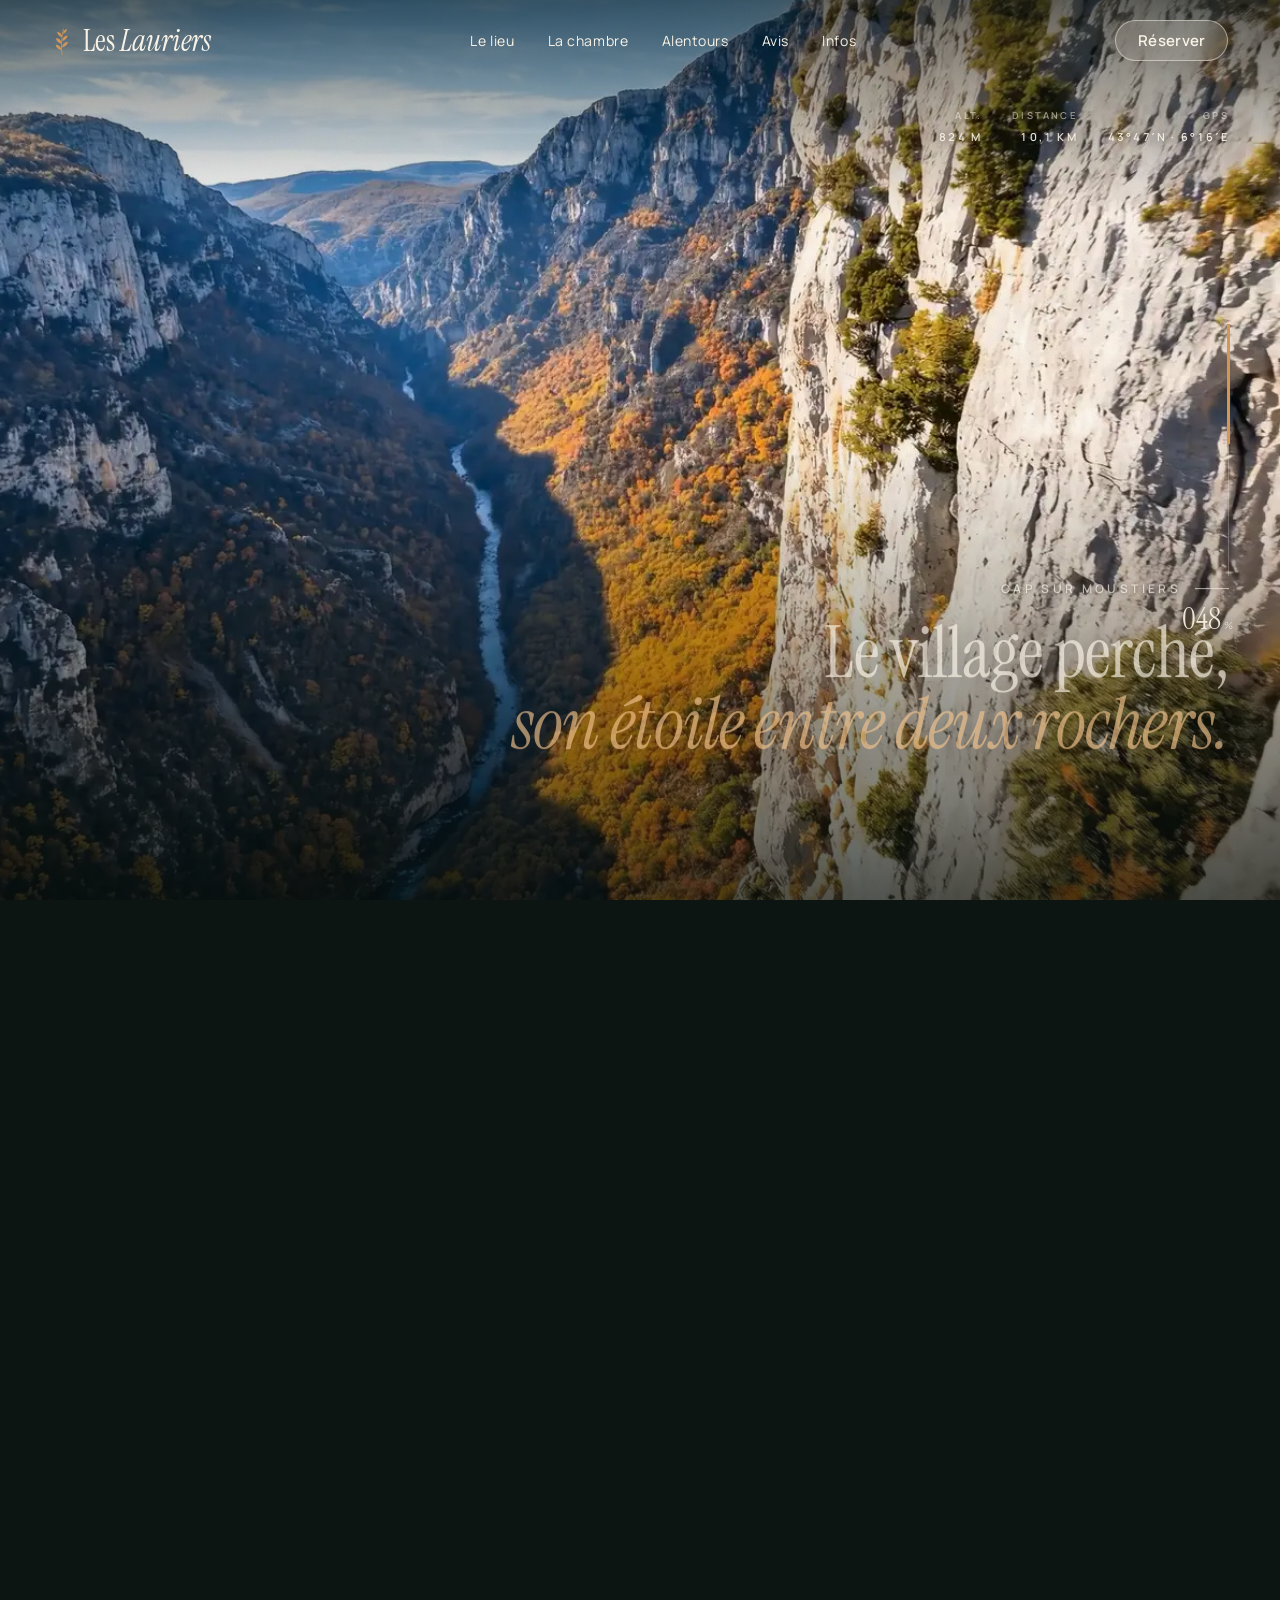
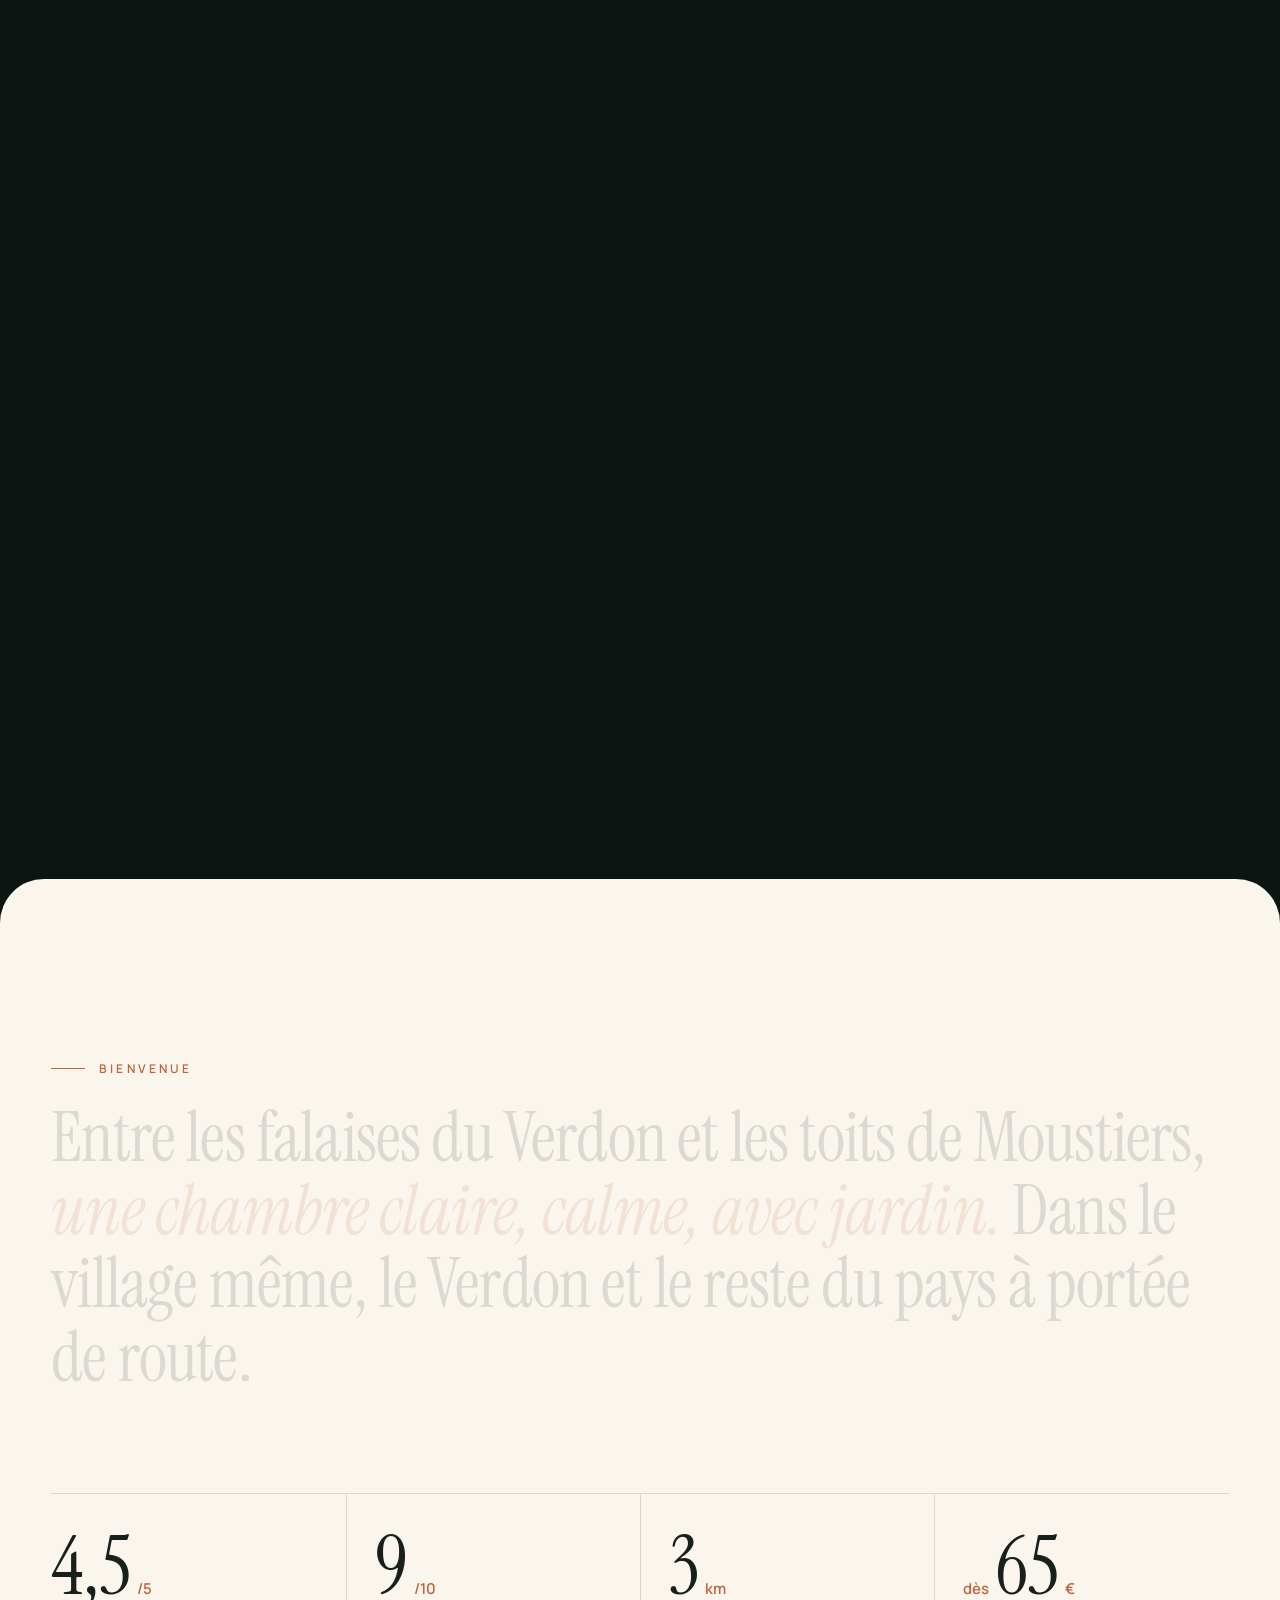
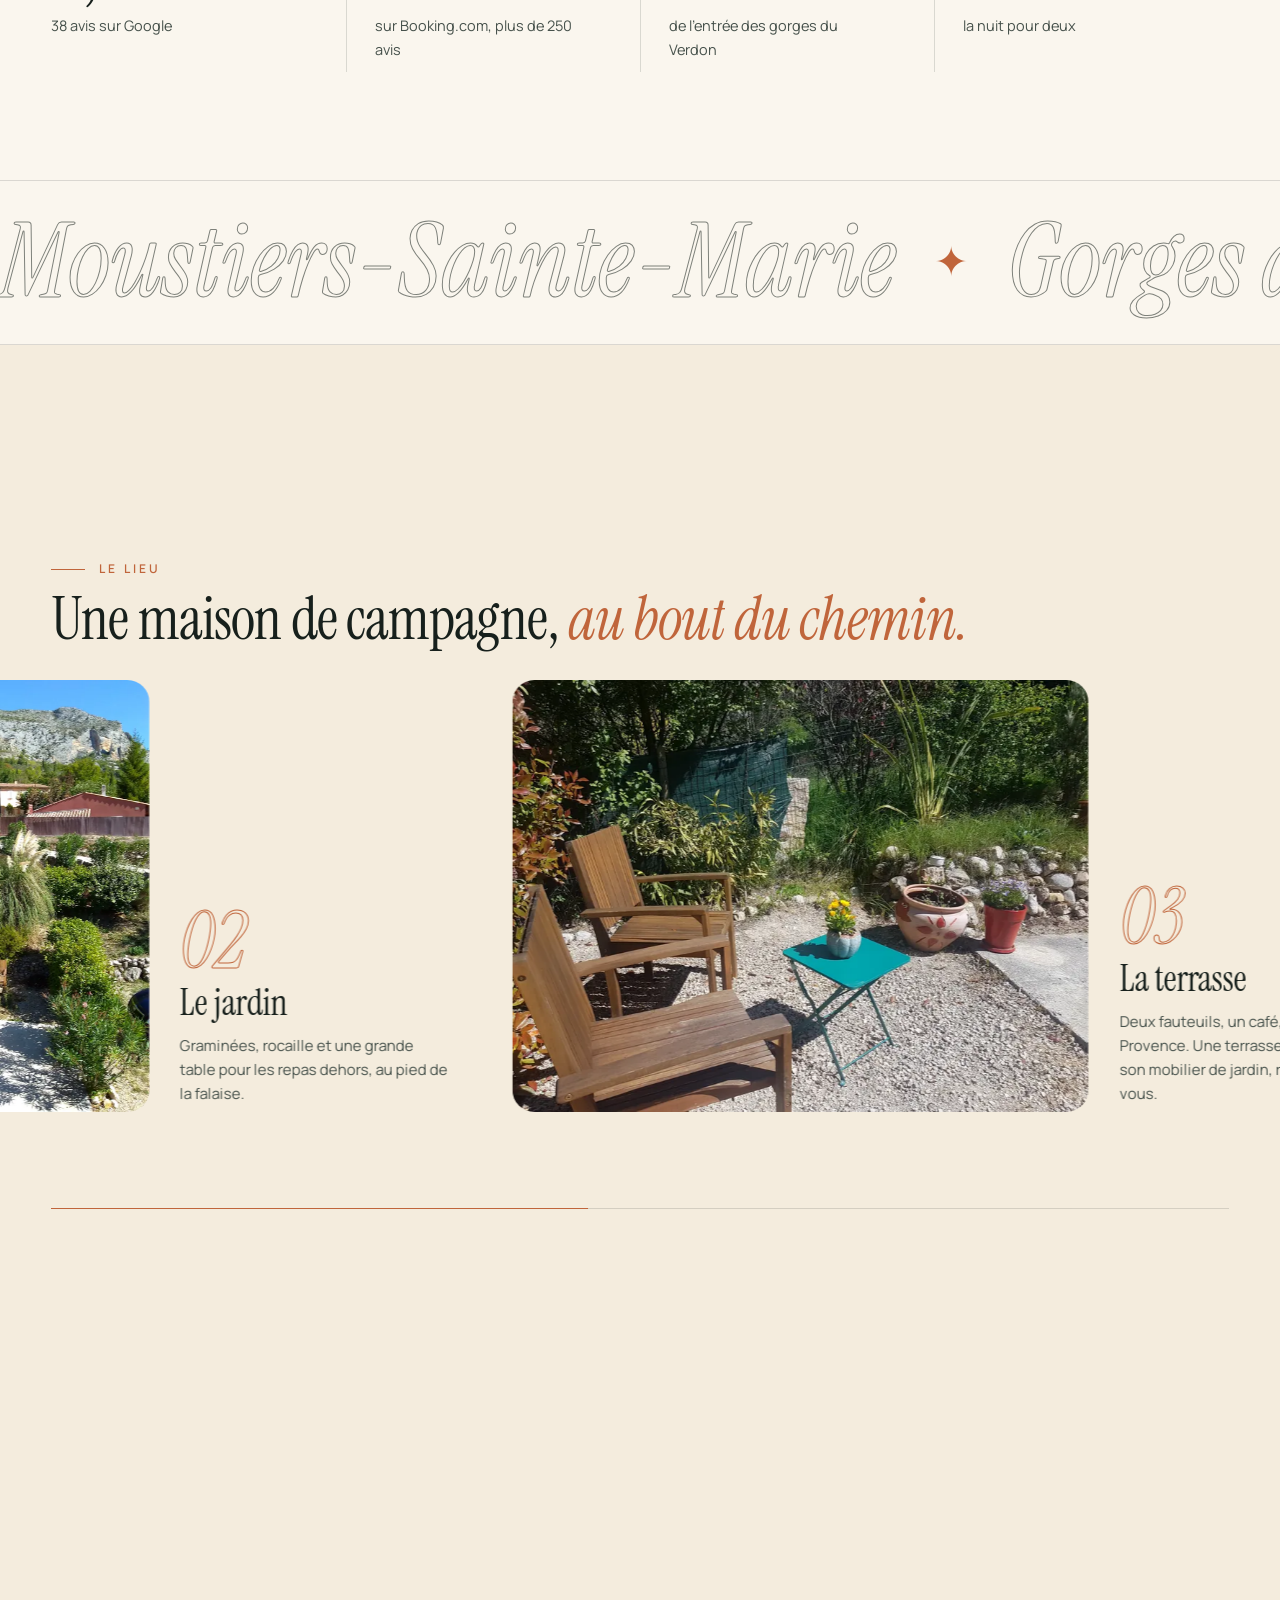
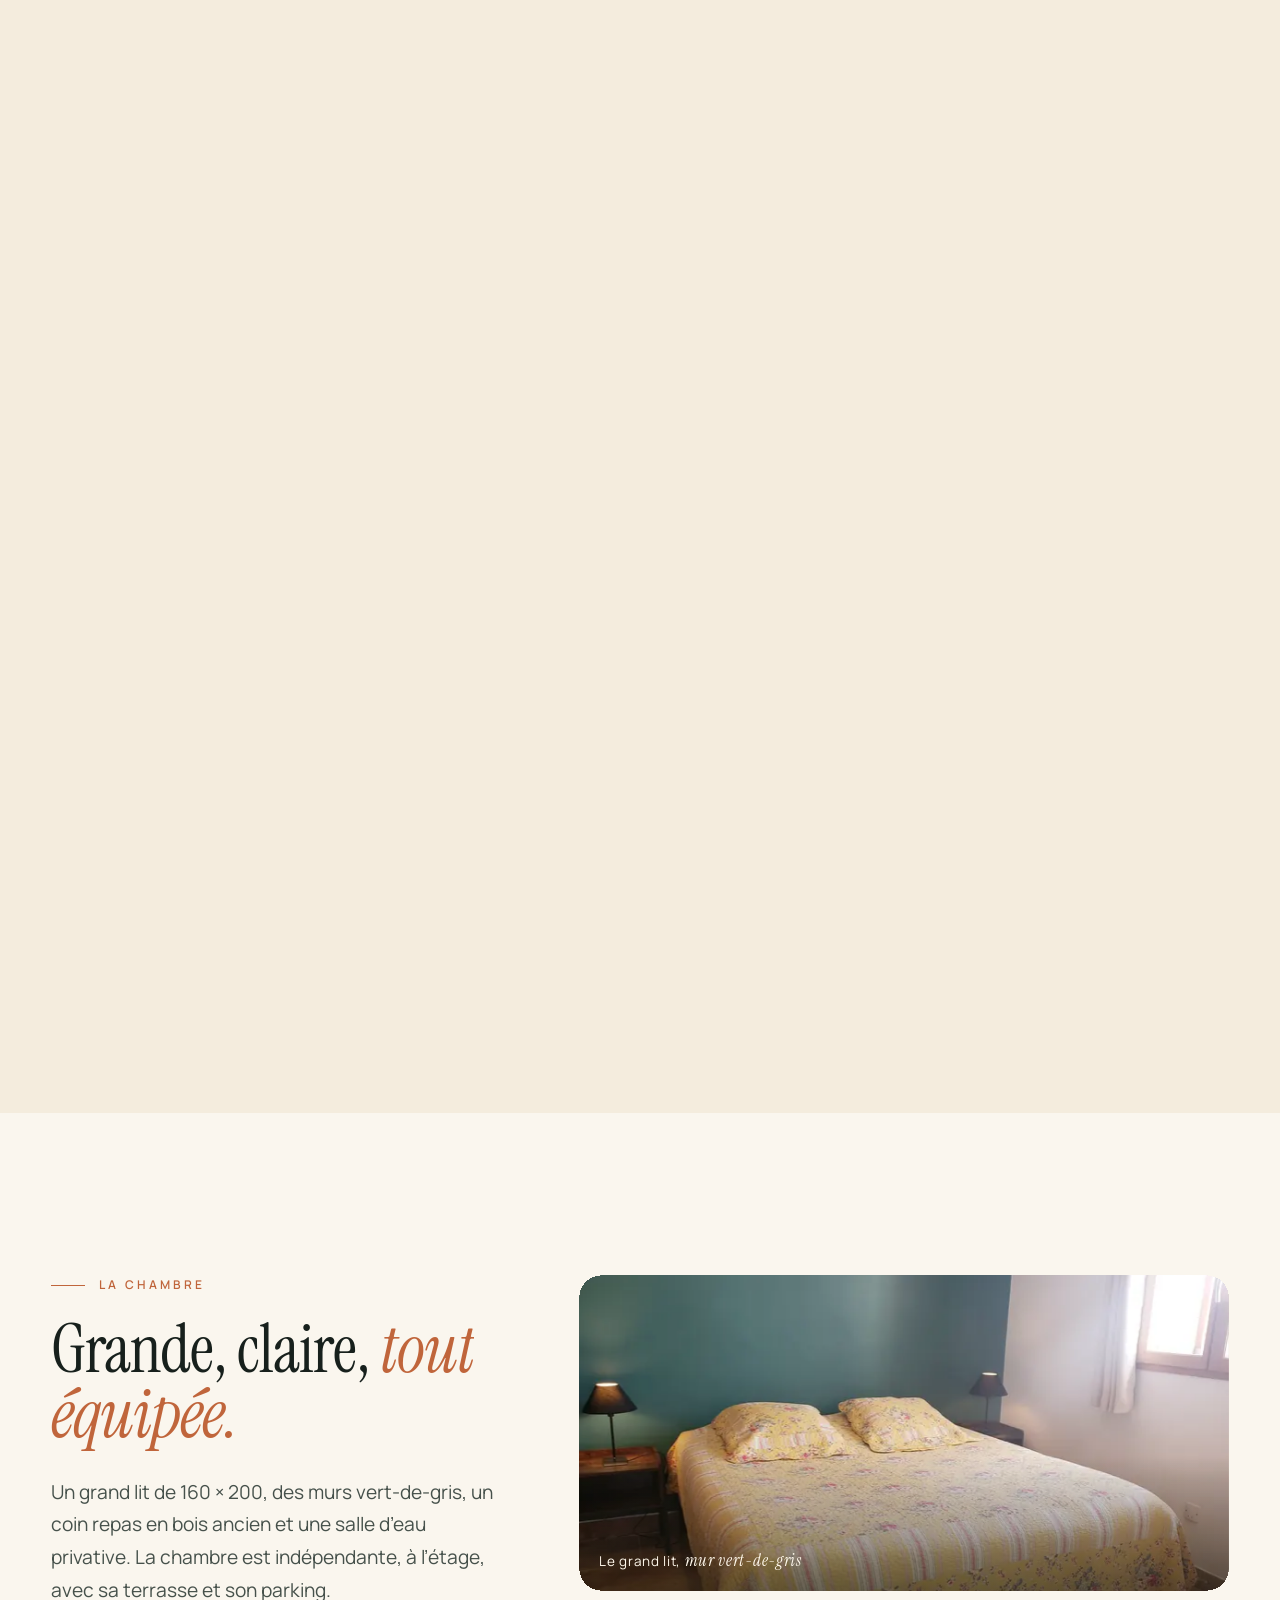
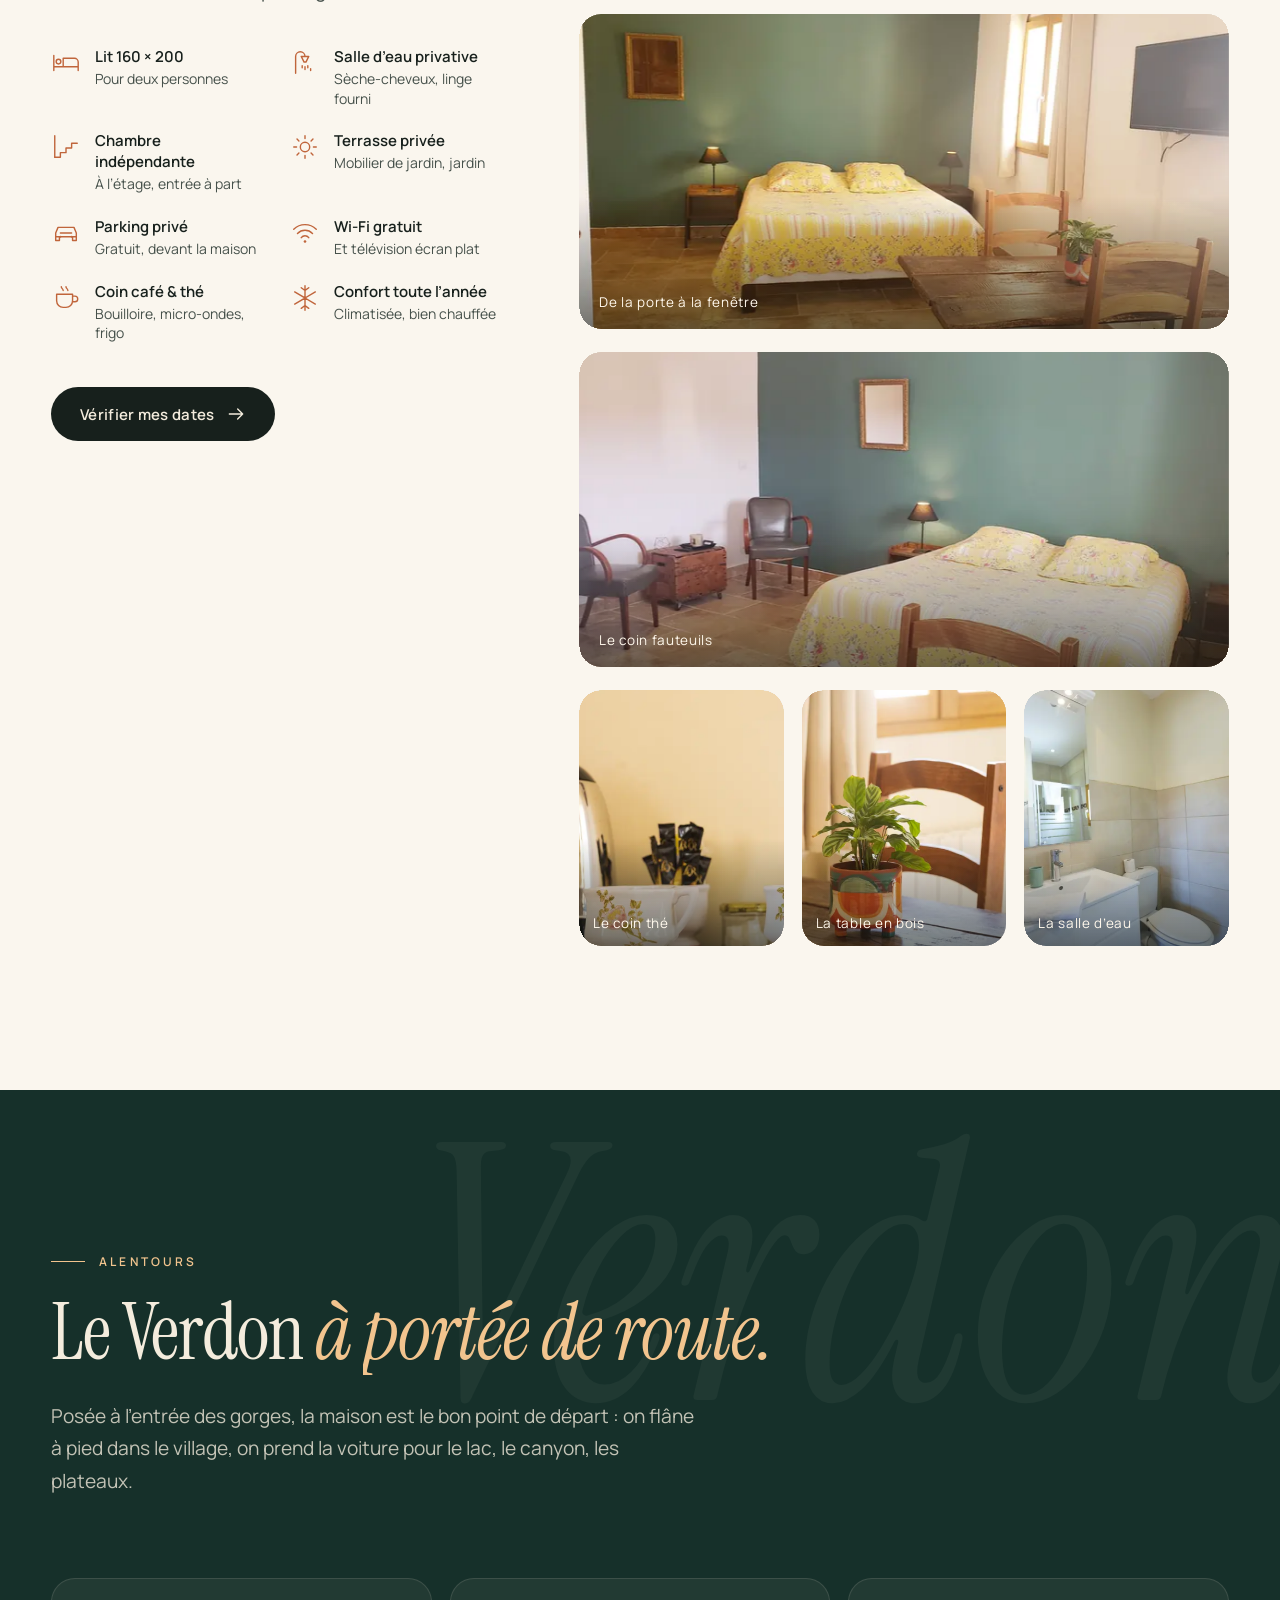
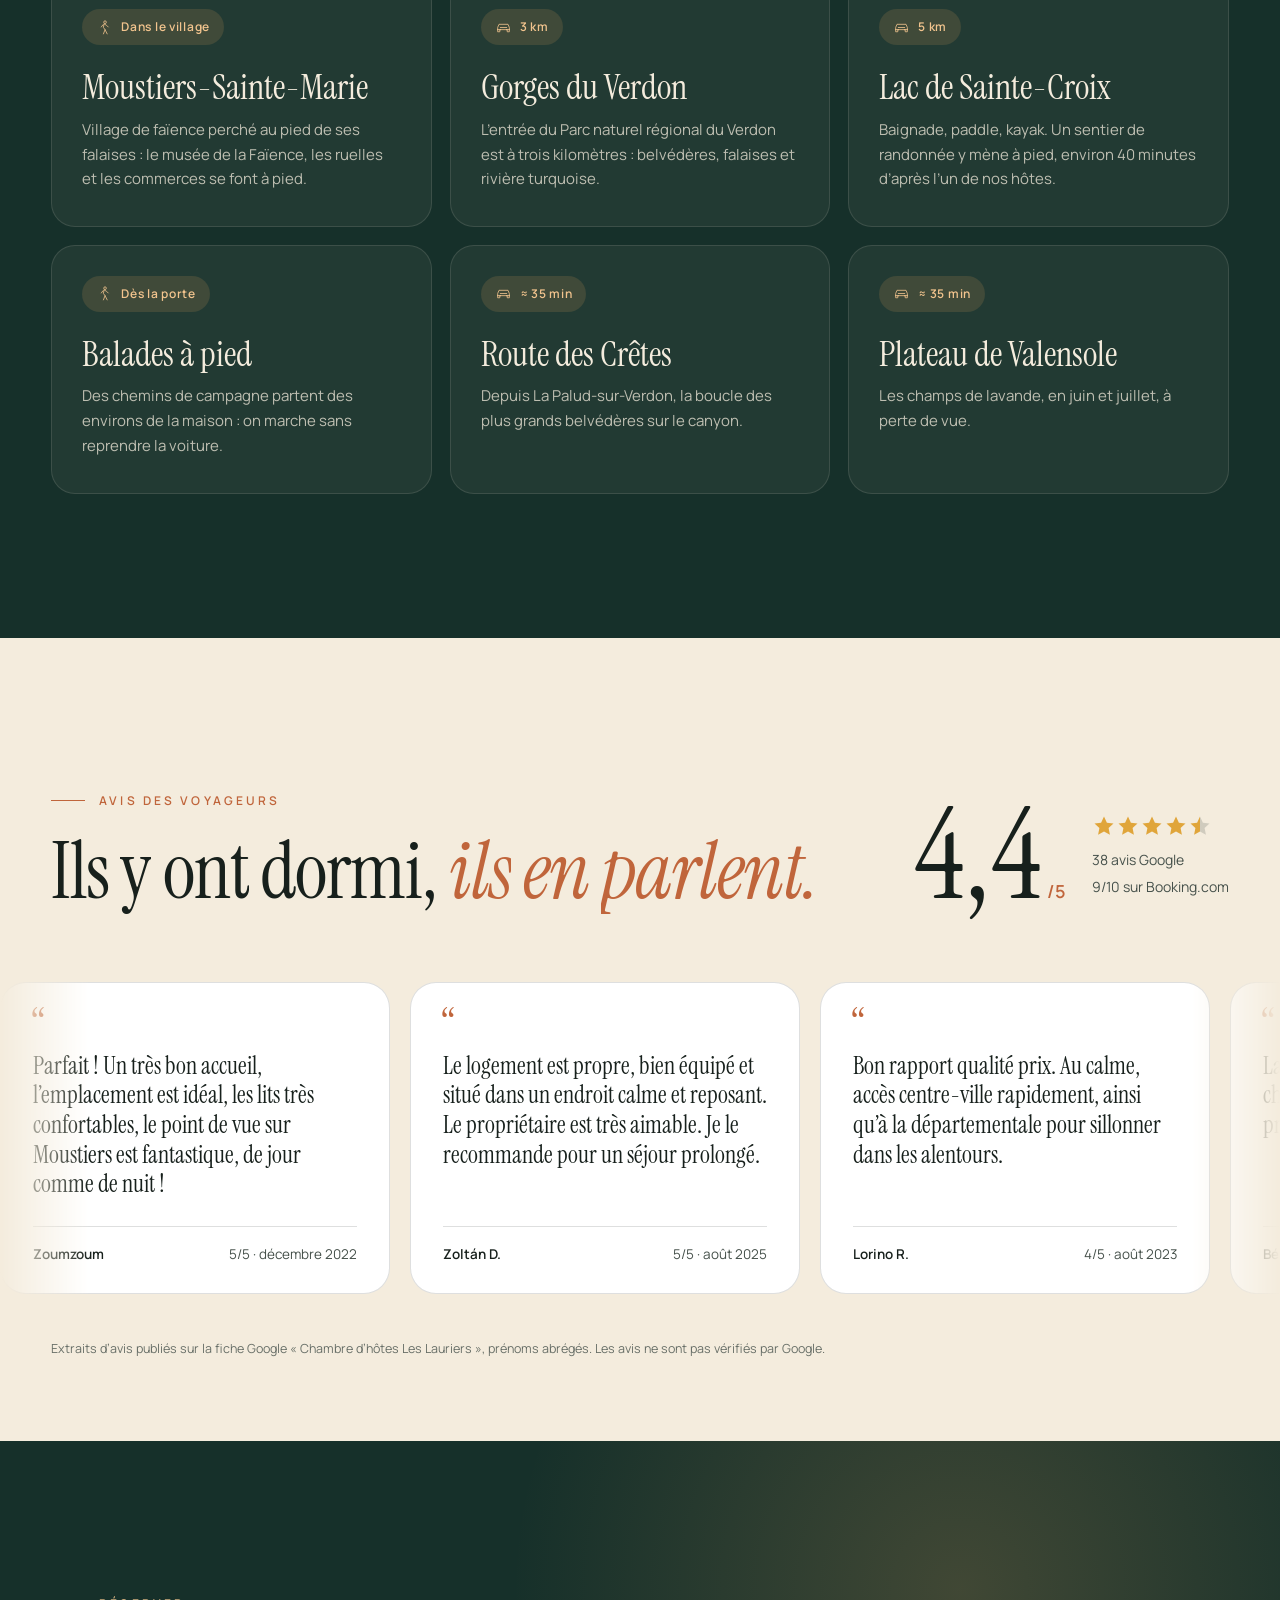
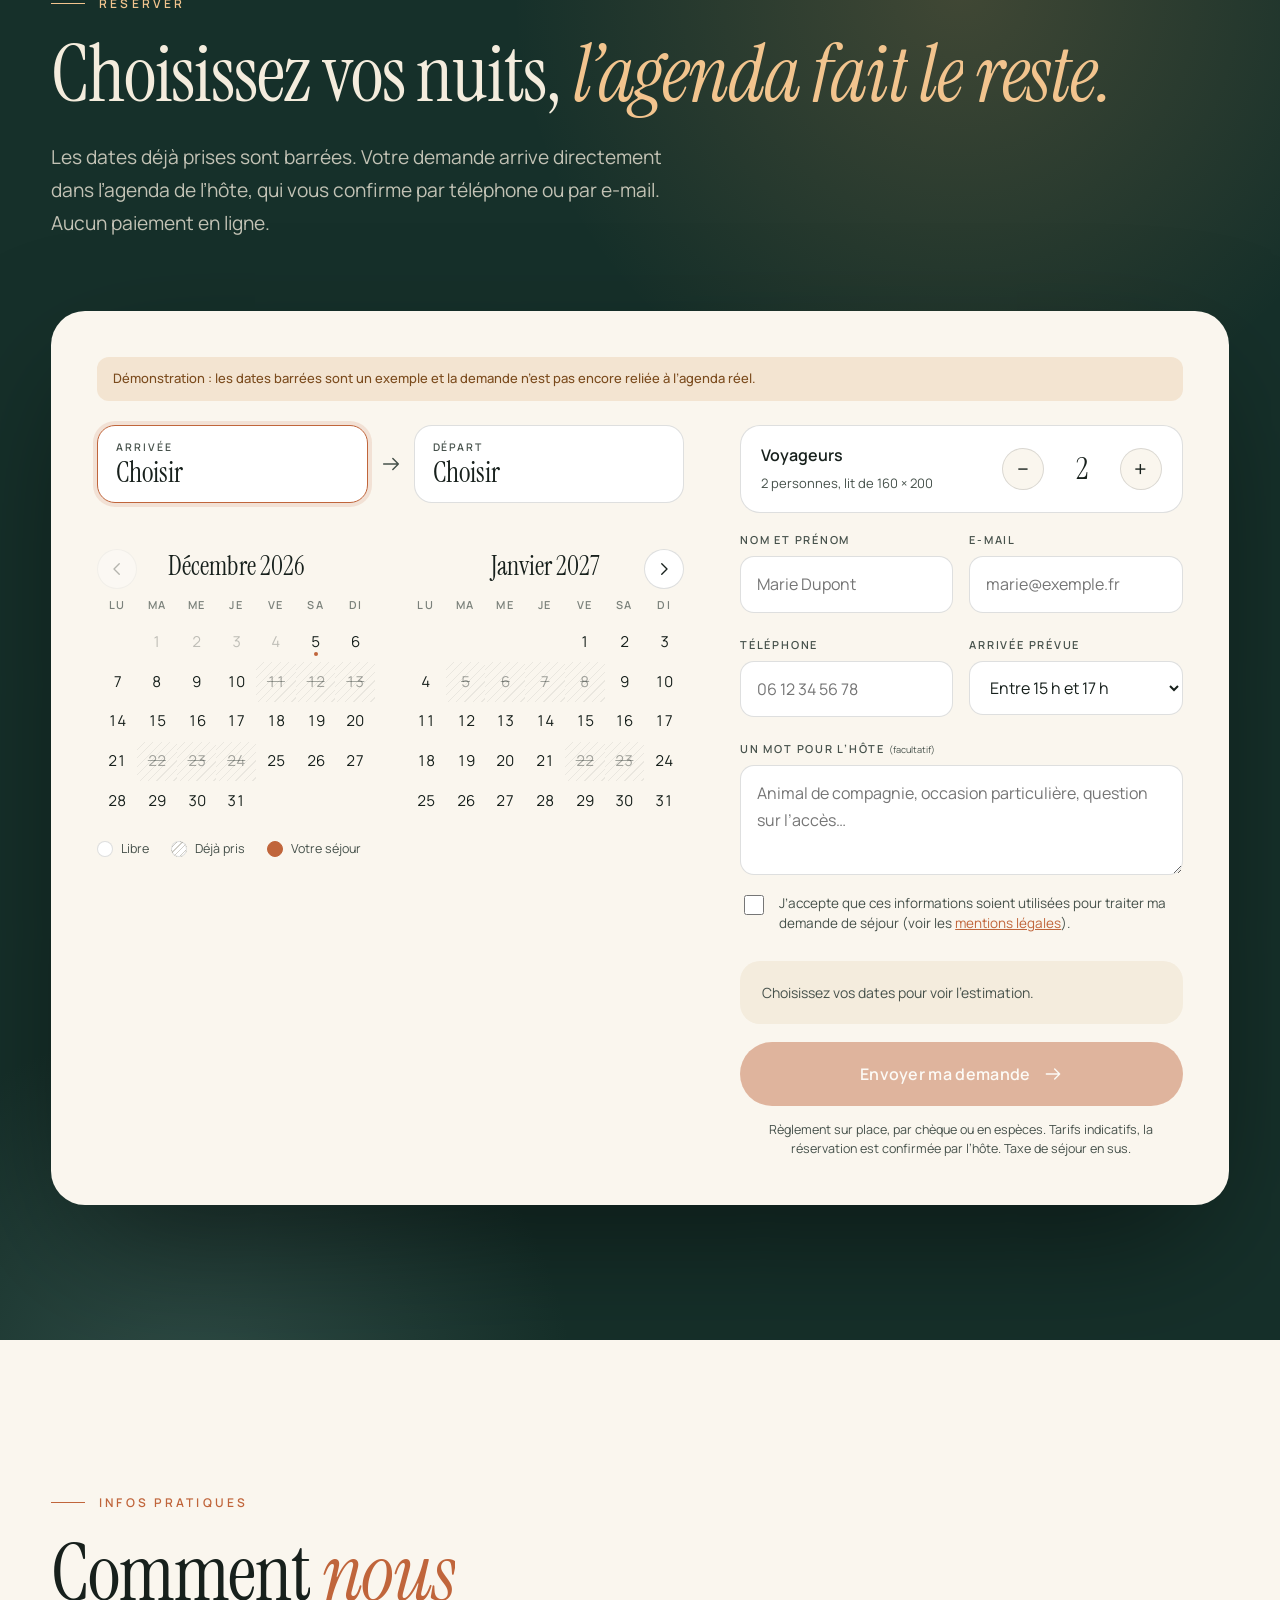
<file: index.html>
<!doctype html>
<html lang="fr">
<head>
<meta charset="utf-8">
<meta name="viewport" content="width=device-width, initial-scale=1, viewport-fit=cover">
<title>Les Lauriers · Chambre d’hôtes à Moustiers-Sainte-Marie, aux portes du Verdon</title>
<meta name="description" content="Chambre d’hôtes indépendante avec terrasse, jardin et parking privé, dans le village de Moustiers-Sainte-Marie, aux portes des gorges du Verdon. Réservez vos dates en ligne.">
<meta name="theme-color" content="#16302a">
<!-- Démonstration : retirer cette ligne (et le Disallow de robots.txt) à la vraie mise en ligne -->
<meta name="robots" content="noindex, nofollow">
<meta property="og:type" content="website">
<meta property="og:title" content="Les Lauriers · Chambre d’hôtes à Moustiers-Sainte-Marie">
<meta property="og:description" content="Une chambre claire, un jardin, la vue sur Moustiers et le Verdon à portée de route.">
<meta property="og:image" content="maison-1600.webp">
<link rel="icon" href="data:image/svg+xml,%3Csvg xmlns='http://www.w3.org/2000/svg' viewBox='0 0 64 64'%3E%3Crect width='64' height='64' rx='14' fill='%2316302a'/%3E%3Cpath d='M32 52C30 40 30 28 34 12' fill='none' stroke='%23f4ecdd' stroke-width='3' stroke-linecap='round'/%3E%3Cpath d='M31 44c-8-1-13-6-14-12 7 0 12 4 14 12zM33 38c8-1 13-6 14-12-7 0-12 4-14 12zM32 30c-7-1-11-5-12-11 6 0 11 4 12 11zM34 24c6-1 10-5 11-10-6 0-10 4-11 10z' fill='%23f4ecdd'/%3E%3C/svg%3E">
<link rel="preconnect" href="https://fonts.googleapis.com">
<link rel="preconnect" href="https://fonts.gstatic.com" crossorigin>
<link href="https://fonts.googleapis.com/css2?family=Instrument+Serif:ital@0;1&family=Manrope:wght@300;400;500;600;700&display=swap" rel="stylesheet">
<link rel="stylesheet" href="style.css?v=6">
<script>document.documentElement.classList.add('js','is-loading');</script>
<script type="application/ld+json">
{"@context":"https://schema.org","@type":"BedAndBreakfast","name":"Les Lauriers","description":"Chambre d’hôtes indépendante avec terrasse privée, jardin et parking, dans le village de Moustiers-Sainte-Marie, aux portes des gorges du Verdon.","image":["maison-1600.webp","chambre-lit-1600.webp"],"telephone":"+33681463246","priceRange":"65–95 €","checkinTime":"15:00","checkoutTime":"10:30","petsAllowed":"Sur demande","address":{"@type":"PostalAddress","streetAddress":"162 chemin de Quinson","postalCode":"04360","addressLocality":"Moustiers-Sainte-Marie","addressCountry":"FR"},"geo":{"@type":"GeoCoordinates","latitude":43.841886,"longitude":6.21811},"amenityFeature":[{"@type":"LocationFeatureSpecification","name":"Wi-Fi gratuit","value":true},{"@type":"LocationFeatureSpecification","name":"Parking privé gratuit","value":true},{"@type":"LocationFeatureSpecification","name":"Terrasse privée","value":true},{"@type":"LocationFeatureSpecification","name":"Salle d’eau privative","value":true}]}
</script>
</head>
<body>
<a class="skip" href="#main">Aller au contenu</a>

<!-- ============ Icônes ============ -->
<svg width="0" height="0" style="position:absolute" aria-hidden="true" focusable="false">
  <defs>
    <symbol id="i-laurel" viewBox="0 0 48 64"><path d="M24 62C22 46 22 28 27 6" fill="none" stroke="currentColor" stroke-width="1.6" stroke-linecap="round"/><g fill="currentColor"><path d="M23.4 52C16 51 11 46 10 40c7 0 12 4 13.4 12z"/><path d="M24 46c7-1 12-6 13-12-7 0-12 4-13 12z"/><path d="M23.2 38C16 37 11.500 32 10.800 26c7 0 11.300 4 12.400 12z"/><path d="M24.400 32c6.500-1.500 11-6 11.800-12-6.500.3-11 4.600-11.800 12z"/><path d="M24.600 24C18 22.500 14 18 13.600 12c6.400 1 10.200 5.600 11 12z"/><path d="M26.200 16c5-2 8.400-6 9-11-5 1.400-8.400 5.400-9 11z"/></g></symbol>
    <symbol id="i-bed" viewBox="0 0 32 32"><path d="M3 24V8M3 20h26v4M29 20v-5a4 4 0 0 0-4-4H13v9" fill="none" stroke="currentColor" stroke-width="1.5" stroke-linecap="round" stroke-linejoin="round"/><circle cx="8" cy="14.500" r="2.500" fill="none" stroke="currentColor" stroke-width="1.5"/></symbol>
    <symbol id="i-shower" viewBox="0 0 32 32"><path d="M6 27V9a5 5 0 0 1 10 0M12 9h8l-3 6h-2zM13 19v2M16 20v3M19 19v2M22 22v2" fill="none" stroke="currentColor" stroke-width="1.5" stroke-linecap="round" stroke-linejoin="round"/></symbol>
    <symbol id="i-stairs" viewBox="0 0 32 32"><path d="M4 27h6v-5h6v-5h6v-5h6" fill="none" stroke="currentColor" stroke-width="1.5" stroke-linecap="round" stroke-linejoin="round"/><path d="M4 27V4" fill="none" stroke="currentColor" stroke-width="1.5" stroke-linecap="round"/></symbol>
    <symbol id="i-sun" viewBox="0 0 32 32"><circle cx="16" cy="16" r="5" fill="none" stroke="currentColor" stroke-width="1.5"/><path d="M16 4v3M16 25v3M4 16h3M25 16h3M7.500 7.500l2 2M22.500 22.500l2 2M24.500 7.500l-2 2M9.500 22.500l-2 2" fill="none" stroke="currentColor" stroke-width="1.5" stroke-linecap="round"/></symbol>
    <symbol id="i-car" viewBox="0 0 32 32"><path d="M5 20v-4l2.500-6h17L27 16v4M5 20h22M5 20v4h4v-4M27 20v4h-4v-4M10 16h12" fill="none" stroke="currentColor" stroke-width="1.5" stroke-linecap="round" stroke-linejoin="round"/><circle cx="10" cy="20" r="1" fill="currentColor"/><circle cx="22" cy="20" r="1" fill="currentColor"/></symbol>
    <symbol id="i-wifi" viewBox="0 0 32 32"><path d="M4 12a17 17 0 0 1 24 0M8 16.500a11 11 0 0 1 16 0M12 21a5 5 0 0 1 8 0" fill="none" stroke="currentColor" stroke-width="1.5" stroke-linecap="round"/><circle cx="16" cy="25" r="1.400" fill="currentColor"/></symbol>
    <symbol id="i-tv" viewBox="0 0 32 32"><rect x="4" y="6" width="24" height="16" rx="2" fill="none" stroke="currentColor" stroke-width="1.5"/><path d="M12 27h8M16 22v5" fill="none" stroke="currentColor" stroke-width="1.5" stroke-linecap="round"/></symbol>
    <symbol id="i-cup" viewBox="0 0 32 32"><path d="M6 12h17v7a7 7 0 0 1-7 7h-3a7 7 0 0 1-7-7zM23 14h2.500a3 3 0 0 1 0 6H23M11 4c0 2 2 2 2 4M16 4c0 2 2 2 2 4" fill="none" stroke="currentColor" stroke-width="1.5" stroke-linecap="round" stroke-linejoin="round"/></symbol>
    <symbol id="i-towel" viewBox="0 0 32 32"><path d="M7 5h18v22H7zM7 11h18M7 23h18M11 5v6M15 5v6M19 5v6" fill="none" stroke="currentColor" stroke-width="1.5" stroke-linecap="round" stroke-linejoin="round"/></symbol>
    <symbol id="i-snow" viewBox="0 0 32 32"><path d="M16 3v26M5 9.500l22 13M27 9.500l-22 13M12 5l4 3 4-3M12 27l4-3 4 3" fill="none" stroke="currentColor" stroke-width="1.5" stroke-linecap="round" stroke-linejoin="round"/></symbol>
    <symbol id="i-pin" viewBox="0 0 32 32"><path d="M16 29s9-8 9-15a9 9 0 0 0-18 0c0 7 9 15 9 15z" fill="none" stroke="currentColor" stroke-width="1.5" stroke-linejoin="round"/><circle cx="16" cy="14" r="3.200" fill="none" stroke="currentColor" stroke-width="1.5"/></symbol>
    <symbol id="i-phone" viewBox="0 0 32 32"><path d="M8 4h5l2 6-3 2a15 15 0 0 0 8 8l2-3 6 2v5a3 3 0 0 1-3 3A21 21 0 0 1 5 7a3 3 0 0 1 3-3z" fill="none" stroke="currentColor" stroke-width="1.5" stroke-linejoin="round"/></symbol>
    <symbol id="i-clock" viewBox="0 0 32 32"><circle cx="16" cy="16" r="12" fill="none" stroke="currentColor" stroke-width="1.5"/><path d="M16 9v7l5 3" fill="none" stroke="currentColor" stroke-width="1.5" stroke-linecap="round" stroke-linejoin="round"/></symbol>
    <symbol id="i-arrow" viewBox="0 0 24 24"><path d="M4 12h16M14 6l6 6-6 6" fill="none" stroke="currentColor" stroke-width="1.600" stroke-linecap="round" stroke-linejoin="round"/></symbol>
    <symbol id="i-check" viewBox="0 0 24 24"><path d="M5 12.500l4.500 4.500L19 7" fill="none" stroke="currentColor" stroke-width="2" stroke-linecap="round" stroke-linejoin="round"/></symbol>
    <symbol id="i-close" viewBox="0 0 24 24"><path d="M6 6l12 12M18 6L6 18" fill="none" stroke="currentColor" stroke-width="1.800" stroke-linecap="round"/></symbol>
    <symbol id="i-chev" viewBox="0 0 24 24"><path d="M9 5l7 7-7 7" fill="none" stroke="currentColor" stroke-width="1.800" stroke-linecap="round" stroke-linejoin="round"/></symbol>
    <symbol id="i-star" viewBox="0 0 24 24"><path d="M12 2.500l2.900 6.200 6.600.8-4.900 4.600 1.300 6.600L12 17.400 6.100 20.700l1.300-6.600L2.500 9.500l6.600-.8z" fill="currentColor"/></symbol>
    <symbol id="i-walk" viewBox="0 0 32 32"><circle cx="17" cy="6" r="2.500" fill="none" stroke="currentColor" stroke-width="1.5"/><path d="M14 28l3-8-3-4 1-7 5 3 3 3M10 15l3-4M17 20l4 8" fill="none" stroke="currentColor" stroke-width="1.5" stroke-linecap="round" stroke-linejoin="round"/></symbol>
  </defs>
</svg>

<!-- ============ Préchargement ============ -->
<div class="loader" id="loader" role="status" aria-live="polite">
  <div class="loader__inner">
    <svg class="loader__mark" aria-hidden="true"><use href="#i-laurel"/></svg>
    <p class="loader__name">Les <em>Lauriers</em></p>
    <p class="loader__sub">Moustiers-Sainte-Marie</p>
    <div class="loader__bar"><i id="loaderFill"></i></div>
    <p class="loader__pct"><span id="loaderPct">0</span> %</p>
  </div>
</div>

<!-- ============ En-tête ============ -->
<header class="head" id="head">
  <a class="brand" href="#accueil" aria-label="Les Lauriers, retour à l’accueil">
    <svg aria-hidden="true"><use href="#i-laurel"/></svg>
    <span>Les <em>Lauriers</em></span>
  </a>
  <nav class="nav" id="nav" aria-label="Navigation principale">
    <a href="#lieu">Le lieu</a>
    <a href="#chambre">La chambre</a>
    <a href="#alentours">Alentours</a>
    <a href="#avis">Avis</a>
    <a href="#infos">Infos</a>
  </nav>
  <a class="btn btn--pill head__cta" href="#reserver"><span>Réserver</span></a>
  <button class="burger" id="burger" aria-label="Ouvrir le menu" aria-expanded="false" aria-controls="menu"><i></i><i></i></button>
</header>

<div class="menu" id="menu" aria-hidden="true">
  <nav aria-label="Menu mobile">
    <a href="#lieu">Le lieu</a>
    <a href="#chambre">La chambre</a>
    <a href="#alentours">Alentours</a>
    <a href="#avis">Avis</a>
    <a href="#infos">Infos pratiques</a>
    <a href="#reserver" class="menu__cta">Réserver <svg aria-hidden="true"><use href="#i-arrow"/></svg></a>
  </nav>
  <p class="menu__foot"><a href="tel:+33681463246">06 81 46 32 46</a><br>162 chemin de Quinson · Moustiers-Sainte-Marie</p>
</div>

<main id="main">

<!-- ============ HÉROS : le drone avance avec le défilement ============ -->
<section class="drone" id="accueil" aria-label="Survol en drone des gorges du Verdon jusqu’à Moustiers-Sainte-Marie">
  <div class="drone__sticky" id="droneStage">
    <div class="drone__poster" aria-hidden="true"></div>
    <canvas class="drone__canvas" id="droneCanvas" aria-hidden="true"></canvas>
    <div class="drone__shade" aria-hidden="true"></div>

    <div class="hud" aria-hidden="true">
      <dl class="hud__tr">
        <div><dt>Alt.</dt><dd id="hudAlt">980 m</dd></div>
        <div><dt>Distance</dt><dd id="hudDist">18,4 km</dd></div>
        <div><dt>GPS</dt><dd id="hudGps">43°45′N · 6°20′E</dd></div>
      </dl>
      <div class="hud__rail"><i id="hudFill"></i></div>
      <div class="hud__pct"><span id="hudPct">000</span><small>%</small></div>
    </div>

    <div class="beat beat--center" data-in="0" data-out="0.17">
      <p class="kicker"><span>Moustiers-Sainte-Marie</span><span class="kicker__sep">·</span><span class="kicker__2">Alpes-de-Haute-Provence</span></p>
      <h1 class="hero-title"><span class="hero-title__small">Les</span> <em>Lauriers</em></h1>
      <p class="beat__lead">Chambre d’hôtes aux portes des gorges du Verdon</p>
    </div>

    <div class="beat beat--left" data-in="0.2" data-out="0.40">
      <p class="kicker">Le Verdon, vu du ciel</p>
      <h2 class="beat__title">Des falaises blanches,<br><em>une rivière tout en bas.</em></h2>
    </div>

    <div class="beat beat--right" data-in="0.44" data-out="0.64">
      <p class="kicker">Cap sur Moustiers</p>
      <h2 class="beat__title">Le village perché,<br><em>son étoile entre deux rochers.</em></h2>
    </div>

    <div class="beat beat--left" data-in="0.68" data-out="0.84">
      <p class="kicker">Dans le village</p>
      <h2 class="beat__title">Une maison ocre,<br><em>un jardin, une chambre.</em></h2>
    </div>

    <div class="beat beat--final" data-in="0.88" data-out="9" id="beatFinal">
      <h2 class="beat__title beat__title--xl">Posez <em>vos valises.</em></h2>
      <form class="quickbar" id="quickbar" aria-label="Vérifier les disponibilités">
        <label><span>Arrivée</span><input type="date" id="qbIn" required></label>
        <label><span>Départ</span><input type="date" id="qbOut" required></label>
        <label><span>Voyageurs</span>
          <select id="qbGuests"><option value="1">1</option><option value="2" selected>2</option><option value="3">3</option></select>
        </label>
        <button class="btn btn--accent btn--magnetic" type="submit"><span>Voir les disponibilités</span><svg aria-hidden="true"><use href="#i-arrow"/></svg></button>
      </form>
      <p class="beat__small">Chambre indépendante · dès 65 € la nuit · parking et terrasse privés</p>
    </div>

    <div class="drone__cue" id="droneCue" aria-hidden="true">
      <span>Faites défiler : le drone avance avec vous</span>
      <i></i>
    </div>
  </div>
</section>

<!-- ============ Manifeste ============ -->
<section class="manifesto" id="lieu-intro">
  <div class="wrap">
    <p class="label" data-reveal>Bienvenue</p>
    <p class="manifesto__text" id="manifesto">Entre les falaises du Verdon et les toits de Moustiers, <em>une chambre claire, calme, avec jardin.</em> Dans le village même, le Verdon et le reste du pays à portée de route.</p>
    <ul class="stats" data-reveal>
      <li><strong><span data-count="4.5" data-dec="1">4,5</span><small>/5</small></strong><span>38 avis sur Google</span></li>
      <li><strong><span data-count="9" data-dec="0">9</span><small>/10</small></strong><span>sur Booking.com, plus de 250 avis</span></li>
      <li><strong><span data-count="3" data-dec="0">3</span><small>km</small></strong><span>de l’entrée des gorges du Verdon</span></li>
      <li><strong><small>dès</small><span data-count="65" data-dec="0">65</span><small>€</small></strong><span>la nuit pour deux</span></li>
    </ul>
  </div>
</section>

<div class="marquee" aria-hidden="true">
  <div class="marquee__row"><span>Moustiers-Sainte-Marie</span><i>✦</i><span>Gorges du Verdon</span><i>✦</i><span>Lac de Sainte-Croix</span><i>✦</i><span>Provence</span><i>✦</i><span>Moustiers-Sainte-Marie</span><i>✦</i><span>Gorges du Verdon</span><i>✦</i><span>Lac de Sainte-Croix</span><i>✦</i><span>Provence</span><i>✦</i></div>
</div>

<!-- ============ Le lieu : défilement horizontal ============ -->
<section class="lieu" id="lieu" aria-labelledby="lieu-titre">
  <div class="lieu__sticky" id="lieuSticky">
    <div class="lieu__head">
      <p class="label">Le lieu</p>
      <h2 id="lieu-titre" class="h2" data-split>Une maison de campagne, <em>au bout du chemin.</em></h2>
    </div>
    <div class="lieu__track" id="lieuTrack">
      <article class="panel">
        <figure class="panel__img"><img src="maison-800.webp" srcset="maison-800.webp 800w, maison-1600.webp 1800w" sizes="(max-width:820px) 86vw, 62vw" width="1800" height="1013" alt="La maison Les Lauriers, tuiles rondes et façade ocre, vue depuis le chemin" loading="lazy" decoding="async" data-lightbox="maison-1600.webp" data-cap="La maison, côté chemin de Quinson"></figure>
        <div class="panel__txt"><span class="panel__n">01</span><h3>La maison</h3><p>Une villa de campagne aux tuiles rondes, posée au bout du chemin de Quinson. Votre chambre est indépendante, à l’étage, avec son escalier extérieur.</p></div>
      </article>
      <article class="panel panel--tall">
        <figure class="panel__img"><img src="jardin-800.webp" srcset="jardin-800.webp 600w, jardin-1600.webp 1125w" sizes="(max-width:820px) 70vw, 30vw" width="1125" height="1500" alt="Le jardin vu d’en haut : graminées, rocaille et table de jardin sous la falaise" loading="lazy" decoding="async" data-lightbox="jardin-1600.webp" data-cap="Le jardin et sa table, sous la falaise"></figure>
        <div class="panel__txt"><span class="panel__n">02</span><h3>Le jardin</h3><p>Graminées, rocaille et une grande table pour les repas dehors, au pied de la falaise.</p></div>
      </article>
      <article class="panel">
        <figure class="panel__img"><img src="terrasse-800.webp" srcset="terrasse-800.webp 800w, terrasse-1600.webp 1600w" sizes="(max-width:820px) 80vw, 46vw" width="1600" height="1200" alt="Deux fauteuils en bois et une petite table turquoise sur la terrasse privée" loading="lazy" decoding="async" data-lightbox="terrasse-1600.webp" data-cap="La terrasse privée"></figure>
        <div class="panel__txt"><span class="panel__n">03</span><h3>La terrasse</h3><p>Deux fauteuils, un café, le soleil de Provence. Une terrasse privée, avec son mobilier de jardin, rien que pour vous.</p></div>
      </article>
      <article class="panel panel--tall">
        <figure class="panel__img"><img src="balcon-800.webp" srcset="balcon-800.webp 600w, balcon-1600.webp 1125w" sizes="(max-width:820px) 70vw, 30vw" width="1125" height="1500" alt="Vue depuis le balcon de l’étage vers les reliefs de Moustiers" loading="lazy" decoding="async" data-lightbox="balcon-1600.webp" data-cap="La vue depuis l’étage"></figure>
        <div class="panel__txt"><span class="panel__n">04</span><h3>La vue</h3><p>Depuis l’étage, le regard file vers les reliefs de Moustiers. Une vue qui, disent nos hôtes, vaut le détour de jour comme de nuit.</p></div>
      </article>
      <article class="panel panel--small">
        <figure class="panel__img"><img src="moustiers-800.webp" width="800" height="600" alt="Le village de Moustiers-Sainte-Marie, son clocher et sa falaise sous un ciel bleu" loading="lazy" decoding="async"></figure>
        <div class="panel__txt"><span class="panel__n">05</span><h3>Le village</h3><p>Dans le village même : ruelles, faïenceries, place du village et, au-dessus des toits, la falaise de Moustiers.</p></div>
      </article>
    </div>
    <div class="lieu__progress" aria-hidden="true"><i id="lieuFill"></i></div>
  </div>
</section>

<!-- ============ La chambre ============ -->
<section class="room" id="chambre" aria-labelledby="chambre-titre">
  <div class="room__grid wrap">
    <div class="room__side">
      <div class="room__sticky">
        <p class="label" data-reveal>La chambre</p>
        <h2 id="chambre-titre" class="h2" data-split>Grande, claire, <em>tout équipée.</em></h2>
        <p class="lead" data-reveal>Un grand lit de 160 × 200, des murs vert-de-gris, un coin repas en bois ancien et une salle d’eau privative. La chambre est indépendante, à l’étage, avec sa terrasse et son parking.</p>
        <ul class="features" data-reveal>
          <li><svg aria-hidden="true"><use href="#i-bed"/></svg><span><b>Lit 160 × 200</b>Pour deux personnes</span></li>
          <li><svg aria-hidden="true"><use href="#i-shower"/></svg><span><b>Salle d’eau privative</b>Sèche-cheveux, linge fourni</span></li>
          <li><svg aria-hidden="true"><use href="#i-stairs"/></svg><span><b>Chambre indépendante</b>À l’étage, entrée à part</span></li>
          <li><svg aria-hidden="true"><use href="#i-sun"/></svg><span><b>Terrasse privée</b>Mobilier de jardin, jardin</span></li>
          <li><svg aria-hidden="true"><use href="#i-car"/></svg><span><b>Parking privé</b>Gratuit, devant la maison</span></li>
          <li><svg aria-hidden="true"><use href="#i-wifi"/></svg><span><b>Wi-Fi gratuit</b>Et télévision écran plat</span></li>
          <li><svg aria-hidden="true"><use href="#i-cup"/></svg><span><b>Coin café &amp; thé</b>Bouilloire, micro-ondes, frigo</span></li>
          <li><svg aria-hidden="true"><use href="#i-snow"/></svg><span><b>Confort toute l’année</b>Climatisée, bien chauffée</span></li>
        </ul>
        <a class="btn btn--dark btn--magnetic" href="#reserver" data-reveal><span>Vérifier mes dates</span><svg aria-hidden="true"><use href="#i-arrow"/></svg></a>
      </div>
    </div>
    <div class="room__imgs">
      <figure class="frame frame--wide" data-reveal="clip">
        <img data-parallax src="chambre-lit-800.webp" srcset="chambre-lit-800.webp 800w, chambre-lit-1600.webp 1800w" sizes="(max-width:820px) 92vw, 54vw" width="1800" height="875" alt="Le grand lit et le mur vert-de-gris de la chambre" loading="lazy" decoding="async" data-lightbox="chambre-lit-1600.webp" data-cap="Le grand lit 160 × 200">
        <figcaption>Le grand lit, <em>mur vert-de-gris</em></figcaption>
      </figure>
      <figure class="frame frame--wide" data-reveal="clip">
        <img data-parallax src="chambre-vue-800.webp" srcset="chambre-vue-800.webp 800w, chambre-vue-1600.webp 1800w" sizes="(max-width:820px) 92vw, 54vw" width="1800" height="875" alt="La chambre vue de la porte : lit, table en bois et télévision" loading="lazy" decoding="async" data-lightbox="chambre-vue-1600.webp" data-cap="La chambre, de la porte à la fenêtre">
        <figcaption>De la porte à la fenêtre</figcaption>
      </figure>
      <figure class="frame frame--wide" data-reveal="clip">
        <img data-parallax src="chambre-fauteuils-800.webp" srcset="chambre-fauteuils-800.webp 800w, chambre-fauteuils-1600.webp 1800w" sizes="(max-width:820px) 92vw, 54vw" width="1800" height="875" alt="Le coin fauteuils et le lit de la chambre" loading="lazy" decoding="async" data-lightbox="chambre-fauteuils-1600.webp" data-cap="Le coin fauteuils">
        <figcaption>Le coin fauteuils</figcaption>
      </figure>
      <div class="trio">
        <figure class="frame" data-reveal="clip">
          <img data-parallax src="detail-the-800.webp" srcset="detail-the-800.webp 800w, detail-the-1600.webp 1800w" sizes="(max-width:820px) 92vw, 26vw" width="1800" height="1200" alt="Bouilloire et tasses fleuries du coin café" loading="lazy" decoding="async" data-lightbox="detail-the-1600.webp" data-cap="Le coin café et thé">
          <figcaption>Le coin thé</figcaption>
        </figure>
        <figure class="frame" data-reveal="clip">
          <img data-parallax src="detail-plante-800.webp" srcset="detail-plante-800.webp 800w, detail-plante-1600.webp 1800w" sizes="(max-width:820px) 92vw, 26vw" width="1800" height="1200" alt="Une plante sur la table en bois ancien, devant la fenêtre" loading="lazy" decoding="async" data-lightbox="detail-plante-1600.webp" data-cap="La table en bois ancien">
          <figcaption>La table en bois</figcaption>
        </figure>
        <figure class="frame" data-reveal="clip">
          <img data-parallax src="salle-eau-800.webp" srcset="salle-eau-800.webp 800w, salle-eau-1600.webp 1800w" sizes="(max-width:820px) 92vw, 26vw" width="1800" height="1200" alt="La salle d’eau privative : vasque, miroir et sèche-cheveux" loading="lazy" decoding="async" data-lightbox="salle-eau-1600.webp" data-cap="La salle d’eau privative">
          <figcaption>La salle d’eau</figcaption>
        </figure>
      </div>
    </div>
  </div>
</section>

<!-- ============ Alentours ============ -->
<section class="around" id="alentours" aria-labelledby="alentours-titre">
  <p class="around__mark" aria-hidden="true">Verdon</p>
  <div class="wrap">
    <p class="label label--light" data-reveal>Alentours</p>
    <h2 id="alentours-titre" class="h2 h2--light" data-split>Le Verdon <em>à portée de route.</em></h2>
    <p class="lead lead--light" data-reveal>Posée à l’entrée des gorges, la maison est le bon point de départ : on flâne à pied dans le village, on prend la voiture pour le lac, le canyon, les plateaux.</p>
    <ul class="cards">
      <li class="card" data-reveal><span class="chip"><svg aria-hidden="true"><use href="#i-walk"/></svg> Dans le village</span><h3>Moustiers-Sainte-Marie</h3><p>Village de faïence perché au pied de ses falaises : le musée de la Faïence, les ruelles et les commerces se font à pied.</p></li>
      <li class="card" data-reveal style="--d:.08s"><span class="chip"><svg aria-hidden="true"><use href="#i-car"/></svg> 3 km</span><h3>Gorges du Verdon</h3><p>L’entrée du Parc naturel régional du Verdon est à trois kilomètres : belvédères, falaises et rivière turquoise.</p></li>
      <li class="card" data-reveal style="--d:.16s"><span class="chip"><svg aria-hidden="true"><use href="#i-car"/></svg> 5 km</span><h3>Lac de Sainte-Croix</h3><p>Baignade, paddle, kayak. Un sentier de randonnée y mène à pied, environ 40 minutes d’après l’un de nos hôtes.</p></li>
      <li class="card" data-reveal><span class="chip"><svg aria-hidden="true"><use href="#i-walk"/></svg> Dès la porte</span><h3>Balades à pied</h3><p>Des chemins de campagne partent des environs de la maison : on marche sans reprendre la voiture.</p></li>
      <li class="card" data-reveal style="--d:.08s"><span class="chip"><svg aria-hidden="true"><use href="#i-car"/></svg> ≈ 35 min</span><h3>Route des Crêtes</h3><p>Depuis La Palud-sur-Verdon, la boucle des plus grands belvédères sur le canyon.</p></li>
      <li class="card" data-reveal style="--d:.16s"><span class="chip"><svg aria-hidden="true"><use href="#i-car"/></svg> ≈ 35 min</span><h3>Plateau de Valensole</h3><p>Les champs de lavande, en juin et juillet, à perte de vue.</p></li>
    </ul>
  </div>
</section>

<!-- ============ Avis ============ -->
<section class="reviews" id="avis" aria-labelledby="avis-titre">
  <div class="wrap">
    <div class="reviews__head">
      <div>
        <p class="label" data-reveal>Avis des voyageurs</p>
        <h2 id="avis-titre" class="h2" data-split>Ils y ont dormi, <em>ils en parlent.</em></h2>
      </div>
      <div class="score" data-reveal>
        <div class="score__big"><span data-count="4.5" data-dec="1">4,5</span><small>/5</small></div>
        <div class="score__meta">
          <div class="stars" aria-label="4,5 étoiles sur 5"><svg><use href="#i-star"/></svg><svg><use href="#i-star"/></svg><svg><use href="#i-star"/></svg><svg><use href="#i-star"/></svg><svg class="half"><use href="#i-star"/></svg></div>
          <span>38 avis Google</span>
          <span>9/10 sur Booking.com</span>
        </div>
      </div>
    </div>
  </div>
  <div class="reviews__rail" aria-label="Extraits d’avis Google">
    <div class="reviews__row">
      <figure class="rev"><blockquote>Parfait ! Un très bon accueil, l’emplacement est idéal, les lits très confortables, le point de vue sur Moustiers est fantastique, de jour comme de nuit !</blockquote><figcaption><b>Zoumzoum</b><span>5/5 · décembre 2022</span></figcaption></figure>
      <figure class="rev"><blockquote>Le logement est propre, bien équipé et situé dans un endroit calme et reposant. Le propriétaire est très aimable. Je le recommande pour un séjour prolongé.</blockquote><figcaption><b>Zoltán D.</b><span>5/5 · août 2025</span></figcaption></figure>
      <figure class="rev"><blockquote>Bon rapport qualité prix. Au calme, accès centre-ville rapidement, ainsi qu’à la départementale pour sillonner dans les alentours.</blockquote><figcaption><b>Lorino R.</b><span>4/5 · août 2023</span></figcaption></figure>
      <figure class="rev"><blockquote>La chambre est confortable et bien chauffée, il y a tout ce qu’il faut pour se préparer un petit déjeuner.</blockquote><figcaption><b>Béatrice C.</b><span>4/5 · novembre 2023</span></figcaption></figure>
      <figure class="rev"><blockquote>Super maison d’hôtes, très calme et séjour en autonomie.</blockquote><figcaption><b>Ludwig G.</b><span>5/5 · août 2025</span></figcaption></figure>
      <figure class="rev"><blockquote>Chambre spacieuse, chaleureuse, propre. Propriétaires agréables et disponibles. Séjour agréable !</blockquote><figcaption><b>Pauline C.</b><span>4/5 · il y a 8 ans</span></figcaption></figure>
      <!-- doublon pour la boucle -->
      <figure class="rev" aria-hidden="true"><blockquote>Parfait ! Un très bon accueil, l’emplacement est idéal, les lits très confortables, le point de vue sur Moustiers est fantastique, de jour comme de nuit !</blockquote><figcaption><b>Zoumzoum</b><span>5/5 · décembre 2022</span></figcaption></figure>
      <figure class="rev" aria-hidden="true"><blockquote>Le logement est propre, bien équipé et situé dans un endroit calme et reposant. Le propriétaire est très aimable. Je le recommande pour un séjour prolongé.</blockquote><figcaption><b>Zoltán D.</b><span>5/5 · août 2025</span></figcaption></figure>
      <figure class="rev" aria-hidden="true"><blockquote>Bon rapport qualité prix. Au calme, accès centre-ville rapidement, ainsi qu’à la départementale pour sillonner dans les alentours.</blockquote><figcaption><b>Lorino R.</b><span>4/5 · août 2023</span></figcaption></figure>
      <figure class="rev" aria-hidden="true"><blockquote>La chambre est confortable et bien chauffée, il y a tout ce qu’il faut pour se préparer un petit déjeuner.</blockquote><figcaption><b>Béatrice C.</b><span>4/5 · novembre 2023</span></figcaption></figure>
      <figure class="rev" aria-hidden="true"><blockquote>Super maison d’hôtes, très calme et séjour en autonomie.</blockquote><figcaption><b>Ludwig G.</b><span>5/5 · août 2025</span></figcaption></figure>
      <figure class="rev" aria-hidden="true"><blockquote>Chambre spacieuse, chaleureuse, propre. Propriétaires agréables et disponibles. Séjour agréable !</blockquote><figcaption><b>Pauline C.</b><span>4/5 · il y a 8 ans</span></figcaption></figure>
    </div>
  </div>
  <p class="wrap reviews__note">Extraits d’avis publiés sur la fiche Google « Chambre d’hôtes Les Lauriers », prénoms abrégés. Les avis ne sont pas vérifiés par Google.</p>
</section>

<!-- ============ Réservation ============ -->
<section class="book" id="reserver" aria-labelledby="reserver-titre">
  <div class="wrap">
    <div class="book__intro">
      <p class="label label--light" data-reveal>Réserver</p>
      <h2 id="reserver-titre" class="h2 h2--light" data-split>Choisissez vos nuits, <em>l’agenda fait le reste.</em></h2>
      <p class="lead lead--light" data-reveal>Les dates déjà prises sont barrées. Votre demande arrive directement dans l’agenda de l’hôte, qui vous confirme par téléphone ou par e-mail. Aucun paiement en ligne.</p>
    </div>

    <div class="book__card" id="bookCard">
      <div class="book__demo" id="demoBanner" hidden>Démonstration : les dates barrées sont un exemple et la demande n’est pas encore reliée à l’agenda réel.</div>

      <div class="book__grid">
        <div class="book__left">
          <div class="picker">
            <div class="picker__top">
              <button type="button" class="field" id="fIn" aria-label="Date d’arrivée"><span>Arrivée</span><b id="vIn">Choisir</b></button>
              <svg class="picker__arrow" aria-hidden="true"><use href="#i-arrow"/></svg>
              <button type="button" class="field" id="fOut" aria-label="Date de départ"><span>Départ</span><b id="vOut">Choisir</b></button>
              <span class="picker__nights" id="vNights" aria-live="polite"></span>
            </div>
            <div class="cal" id="cal" aria-label="Calendrier de disponibilités"></div>
            <div class="legend" aria-hidden="true">
              <span><i class="lg lg--free"></i>Libre</span>
              <span><i class="lg lg--busy"></i>Déjà pris</span>
              <span><i class="lg lg--sel"></i>Votre séjour</span>
            </div>
            <p class="picker__status" id="calStatus" role="status" aria-live="polite"></p>
          </div>
        </div>

        <form class="book__right" id="bookForm" novalidate autocomplete="on">
          <div class="guests">
            <div>
              <b>Voyageurs</b>
              <span id="guestsHint">2 personnes, lit de 160 × 200</span>
            </div>
            <div class="stepper" role="group" aria-label="Nombre de voyageurs">
              <button type="button" id="gMinus" aria-label="Un voyageur de moins">−</button>
              <output id="gVal" aria-live="polite">2</output>
              <button type="button" id="gPlus" aria-label="Un voyageur de plus">+</button>
            </div>
          </div>

          <div class="inputs">
            <label class="fld"><span>Nom et prénom</span><input name="name" id="fName" type="text" autocomplete="name" required minlength="2" placeholder="Marie Dupont"><em class="err" data-err="name"></em></label>
            <label class="fld"><span>E-mail</span><input name="email" id="fEmail" type="email" autocomplete="email" required placeholder="marie@exemple.fr"><em class="err" data-err="email"></em></label>
            <label class="fld"><span>Téléphone</span><input name="phone" id="fPhone" type="tel" autocomplete="tel" required placeholder="06 12 34 56 78"><em class="err" data-err="phone"></em></label>
            <label class="fld"><span>Arrivée prévue</span>
              <select name="arrivalTime" id="fTime"><option value="15h-17h">Entre 15 h et 17 h</option><option value="17h-19h">Entre 17 h et 19 h</option><option value="apres-19h">Après 19 h (à préciser)</option></select>
            </label>
            <label class="fld fld--full"><span>Un mot pour l’hôte <small>(facultatif)</small></span><textarea name="message" id="fMsg" rows="3" maxlength="600" placeholder="Animal de compagnie, occasion particulière, question sur l’accès…"></textarea></label>
            <input class="hp" type="text" name="website" id="fHp" tabindex="-1" autocomplete="off" aria-hidden="true">
          </div>

          <label class="consent"><input type="checkbox" id="fConsent" required><span>J’accepte que ces informations soient utilisées pour traiter ma demande de séjour (voir les <a href="mentions-legales.html#donnees" target="_blank" rel="noopener">mentions légales</a>).</span><em class="err" data-err="consent"></em></label>

          <div class="recap" id="recap" aria-live="polite">
            <p class="recap__empty">Choisissez vos dates pour voir l’estimation.</p>
          </div>

          <button class="btn btn--accent btn--xl btn--magnetic" type="submit" id="submitBtn" disabled><span>Envoyer ma demande</span><svg aria-hidden="true"><use href="#i-arrow"/></svg></button>
          <p class="book__fine">Règlement sur place, par chèque ou en espèces. Tarifs indicatifs, la réservation est confirmée par l’hôte. Taxe de séjour en sus.</p>
        </form>
      </div>

      <div class="done" id="done" hidden tabindex="-1">
        <div class="done__ic"><svg aria-hidden="true"><use href="#i-check"/></svg></div>
        <h3 id="doneTitle">Demande envoyée</h3>
        <p id="doneText"></p>
        <dl class="done__sum" id="doneSum"></dl>
        <p class="done__demo" id="doneDemo" hidden>Mode démonstration : cette demande n’a pas été transmise. Une fois le scénario Make branché, elle créera l’événement dans l’agenda de l’hôte.</p>
        <div class="done__btns">
          <a class="btn btn--light" id="btnIcs" href="#" download="sejour-les-lauriers.ics"><span>Ajouter à mon agenda</span></a>
          <a class="btn btn--light" id="btnGcal" href="#" target="_blank" rel="noopener"><span>Google Agenda</span></a>
          <a class="btn btn--light" id="btnWa" href="#" target="_blank" rel="noopener"><span>Écrire à l’hôte (WhatsApp)</span></a>
        </div>
        <button type="button" class="linkbtn" id="doneBack">Modifier ou faire une autre demande</button>
      </div>
    </div>
  </div>
</section>

<!-- ============ Infos pratiques ============ -->
<section class="infos" id="infos" aria-labelledby="infos-titre">
  <div class="wrap infos__grid">
    <div>
      <p class="label" data-reveal>Infos pratiques</p>
      <h2 id="infos-titre" class="h2" data-split>Comment <em>nous trouver.</em></h2>
      <ul class="facts" data-reveal>
        <li><svg aria-hidden="true"><use href="#i-pin"/></svg><span><b>Adresse</b>162 chemin de Quinson<br>04360 Moustiers-Sainte-Marie</span></li>
        <li><svg aria-hidden="true"><use href="#i-phone"/></svg><span><b>Téléphone</b><a href="tel:+33681463246">06 81 46 32 46</a> · <a href="tel:+33492780759">04 92 78 07 59</a><br>Français, anglais</span></li>
        <li><svg aria-hidden="true"><use href="#i-clock"/></svg><span><b>Horaires</b>Arrivée à partir de 15 h<br>Départ avant 10 h 30</span></li>
        <li><svg aria-hidden="true"><use href="#i-car"/></svg><span><b>Accès</b>Dans le village de Moustiers-Sainte-Marie · parking privé gratuit · 47 km de l’autoroute A51</span></li>
      </ul>
      <div class="btnrow" data-reveal>
        <a class="btn btn--dark" href="https://www.google.com/maps/dir/?api=1&amp;destination=43.841886,6.21811" target="_blank" rel="noopener"><span>Itinéraire Google Maps</span><svg aria-hidden="true"><use href="#i-arrow"/></svg></a>
        <a class="btn btn--ghost" href="tel:+33681463246"><span>Appeler l’hôte</span></a>
      </div>
    </div>
    <div class="map" id="map" data-reveal="clip">
      <img src="maison-800.webp" alt="" aria-hidden="true" loading="lazy" decoding="async" width="800" height="450">
      <button type="button" class="map__btn" id="mapBtn"><svg aria-hidden="true"><use href="#i-pin"/></svg><span>Afficher la carte</span><small>Charge OpenStreetMap</small></button>
    </div>
  </div>
</section>

<!-- ============ FAQ ============ -->
<section class="faq" id="faq" aria-labelledby="faq-titre">
  <div class="wrap faq__grid">
    <div>
      <p class="label" data-reveal>Questions fréquentes</p>
      <h2 id="faq-titre" class="h2" data-split>Avant de <em>réserver.</em></h2>
    </div>
    <div class="faq__list" data-reveal>
      <details><summary>Combien de personnes la chambre accueille-t-elle ?<svg aria-hidden="true"><use href="#i-chev"/></svg></summary><p>Deux personnes (lit de 160 × 200 cm). Une personne supplémentaire est possible sur demande, pour 15 € par nuit : précisez-le dans votre demande.</p></details>
      <details><summary>Le petit-déjeuner est-il servi ?<svg aria-hidden="true"><use href="#i-chev"/></svg></summary><p>Non, mais un coin café et thé est à votre disposition dans la chambre (bouilloire, micro-ondes, réfrigérateur). Les commerces du village sont tout près.</p></details>
      <details><summary>Comment fonctionne la réservation ?<svg aria-hidden="true"><use href="#i-chev"/></svg></summary><p>Choisissez vos dates dans le calendrier : les nuits déjà prises sont barrées. Votre demande est enregistrée dans l’agenda de l’hôte, qui vous confirme sa disponibilité par téléphone ou par e-mail. Aucun paiement n’est demandé en ligne.</p></details>
      <details><summary>Comment régler le séjour ?<svg aria-hidden="true"><use href="#i-chev"/></svg></summary><p>Sur place, par chèque ou en espèces. La taxe de séjour s’ajoute au tarif.</p></details>
      <details><summary>À quelle heure arriver et repartir ?<svg aria-hidden="true"><use href="#i-chev"/></svg></summary><p>L’arrivée se fait à partir de 15 h et le départ avant 10 h 30. Si vous arrivez tard, prévenez l’hôte : un champ est prévu dans le formulaire.</p></details>
      <details><summary>Peut-on se garer ? Visiter le village à pied ?<svg aria-hidden="true"><use href="#i-chev"/></svg></summary><p>Le parking est privé et gratuit. Le village et ses ruelles se visitent à pied depuis la maison.</p></details>
      <details><summary>Animaux et enfants ?<svg aria-hidden="true"><use href="#i-chev"/></svg></summary><p>La fiche de l’office de tourisme indique que les animaux sont acceptés ; merci de le préciser dans votre demande. La chambre est non-fumeur.</p></details>
    </div>
  </div>
</section>

</main>

<!-- ============ Pied de page ============ -->
<footer class="foot">
  <div class="wrap foot__top">
    <div>
      <p class="foot__tag">Une chambre, un jardin,<br><em>le Verdon au bout du chemin.</em></p>
      <a class="btn btn--accent btn--magnetic" href="#reserver"><span>Réserver mes nuits</span><svg aria-hidden="true"><use href="#i-arrow"/></svg></a>
    </div>
    <div class="foot__cols">
      <div><h4>Explorer</h4><a href="#lieu">Le lieu</a><a href="#chambre">La chambre</a><a href="#alentours">Alentours</a><a href="#avis">Avis</a><a href="#faq">Questions</a></div>
      <div><h4>Contact</h4><a href="tel:+33681463246">06 81 46 32 46</a><a href="tel:+33492780759">04 92 78 07 59</a><span>162 chemin de Quinson</span><span>04360 Moustiers-Sainte-Marie</span></div>
    </div>
  </div>
  <p class="foot__word" aria-hidden="true">Les <em>Lauriers</em></p>
  <div class="wrap foot__bottom">
    <span>© <span id="year">2026</span> Les Lauriers · Chambre d’hôtes</span>
    <a href="mentions-legales.html">Mentions légales et confidentialité</a>
    <a href="#accueil" id="toTop">Haut de page ↑</a>
  </div>
</footer>

<!-- Barre de réservation mobile -->
<a class="stickybar" id="stickybar" href="#reserver" aria-label="Réserver, à partir de 65 euros la nuit">
  <span><small>À partir de</small><b>65 € <i>/ nuit</i></b></span>
  <span class="stickybar__go">Réserver <svg aria-hidden="true"><use href="#i-arrow"/></svg></span>
</a>

<!-- Visionneuse photo -->
<div class="lb" id="lb" role="dialog" aria-modal="true" aria-label="Visionneuse de photos" hidden>
  <button class="lb__close" id="lbClose" aria-label="Fermer"><svg aria-hidden="true"><use href="#i-close"/></svg></button>
  <button class="lb__nav lb__nav--prev" id="lbPrev" aria-label="Photo précédente"><svg aria-hidden="true"><use href="#i-chev"/></svg></button>
  <figure class="lb__fig"><img id="lbImg" alt=""><figcaption id="lbCap"></figcaption></figure>
  <button class="lb__nav lb__nav--next" id="lbNext" aria-label="Photo suivante"><svg aria-hidden="true"><use href="#i-chev"/></svg></button>
</div>

<div class="cursor" id="cursor" aria-hidden="true"><span></span></div>

<noscript><p style="position:fixed;left:0;right:0;bottom:0;background:#16302a;color:#f4ecdd;padding:14px 20px;text-align:center;z-index:999">Le site fonctionne mieux avec JavaScript activé. Pour réserver, appelez le 06 81 46 32 46.</p></noscript>

<script src="config.js?v=6" defer></script>
<script src="main.js?v=6" defer></script>
<script src="booking.js?v=6" defer></script>
</body>
</html>
</file>
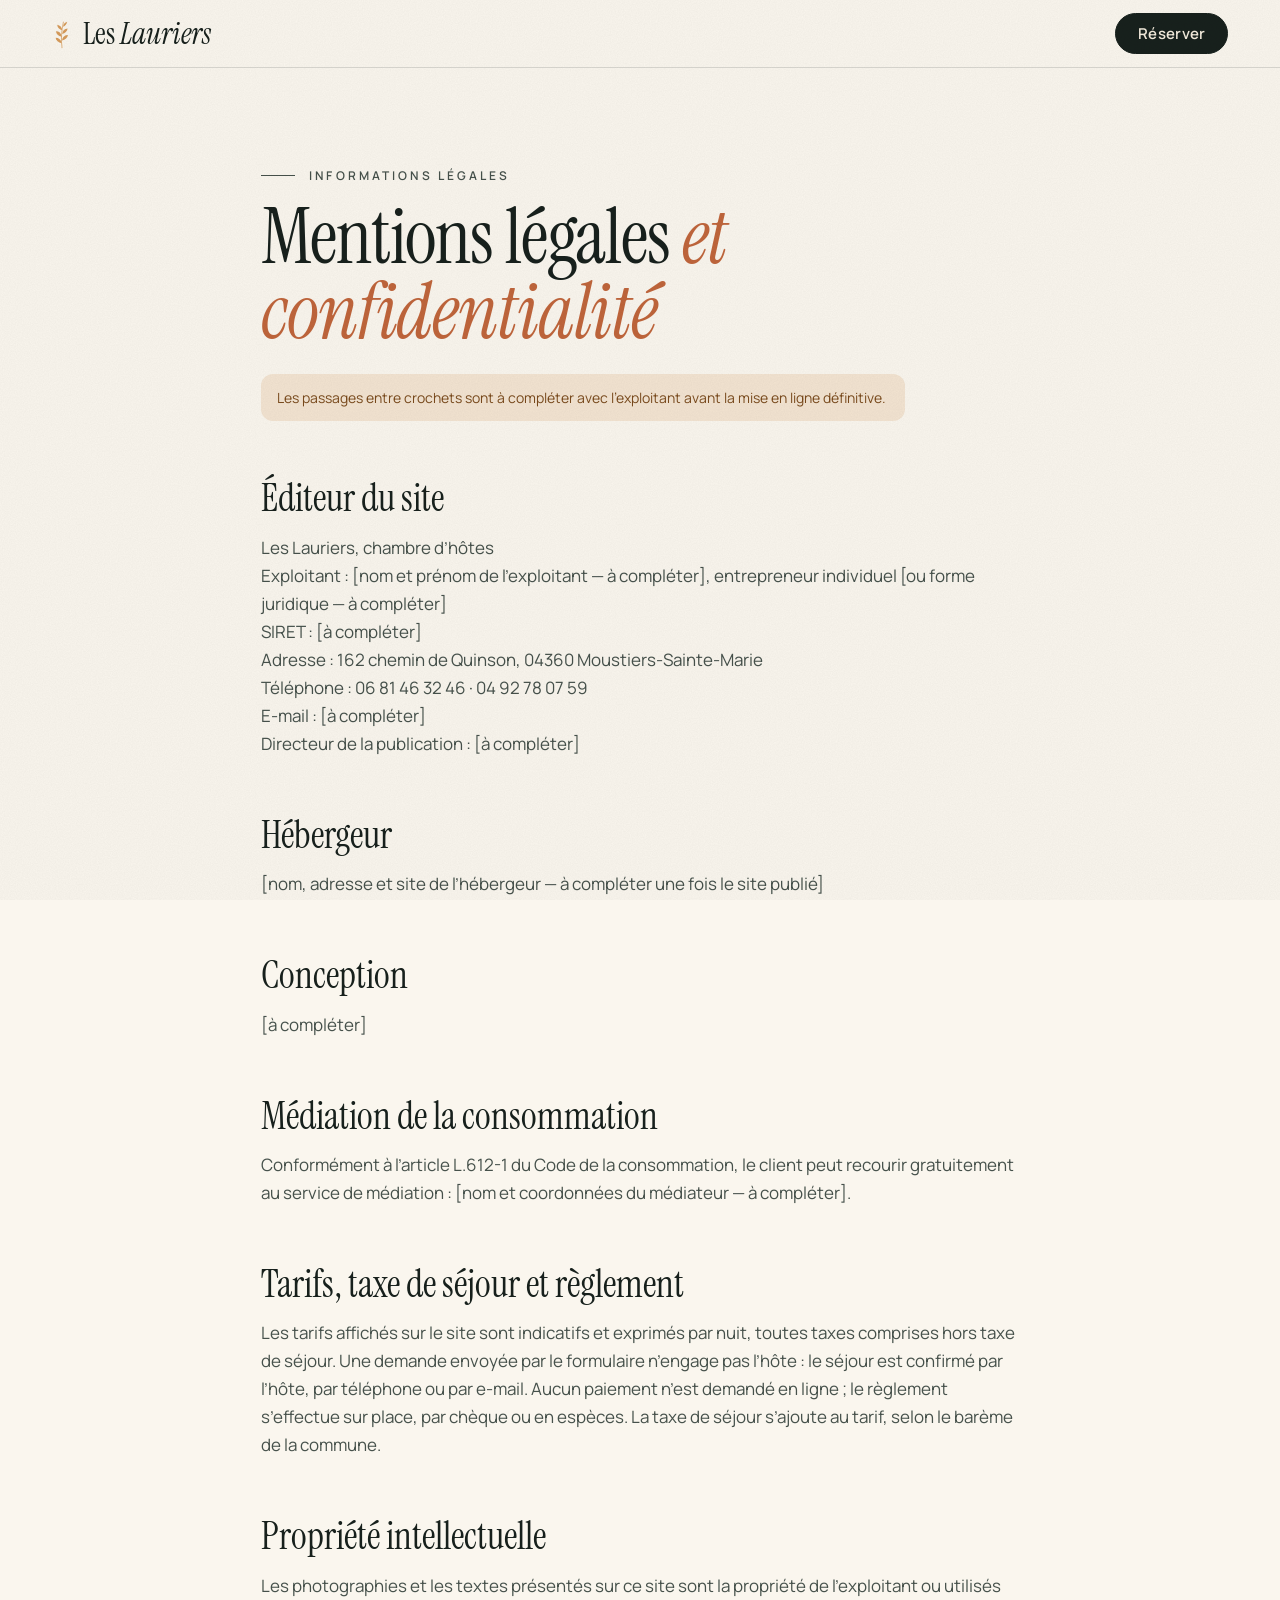
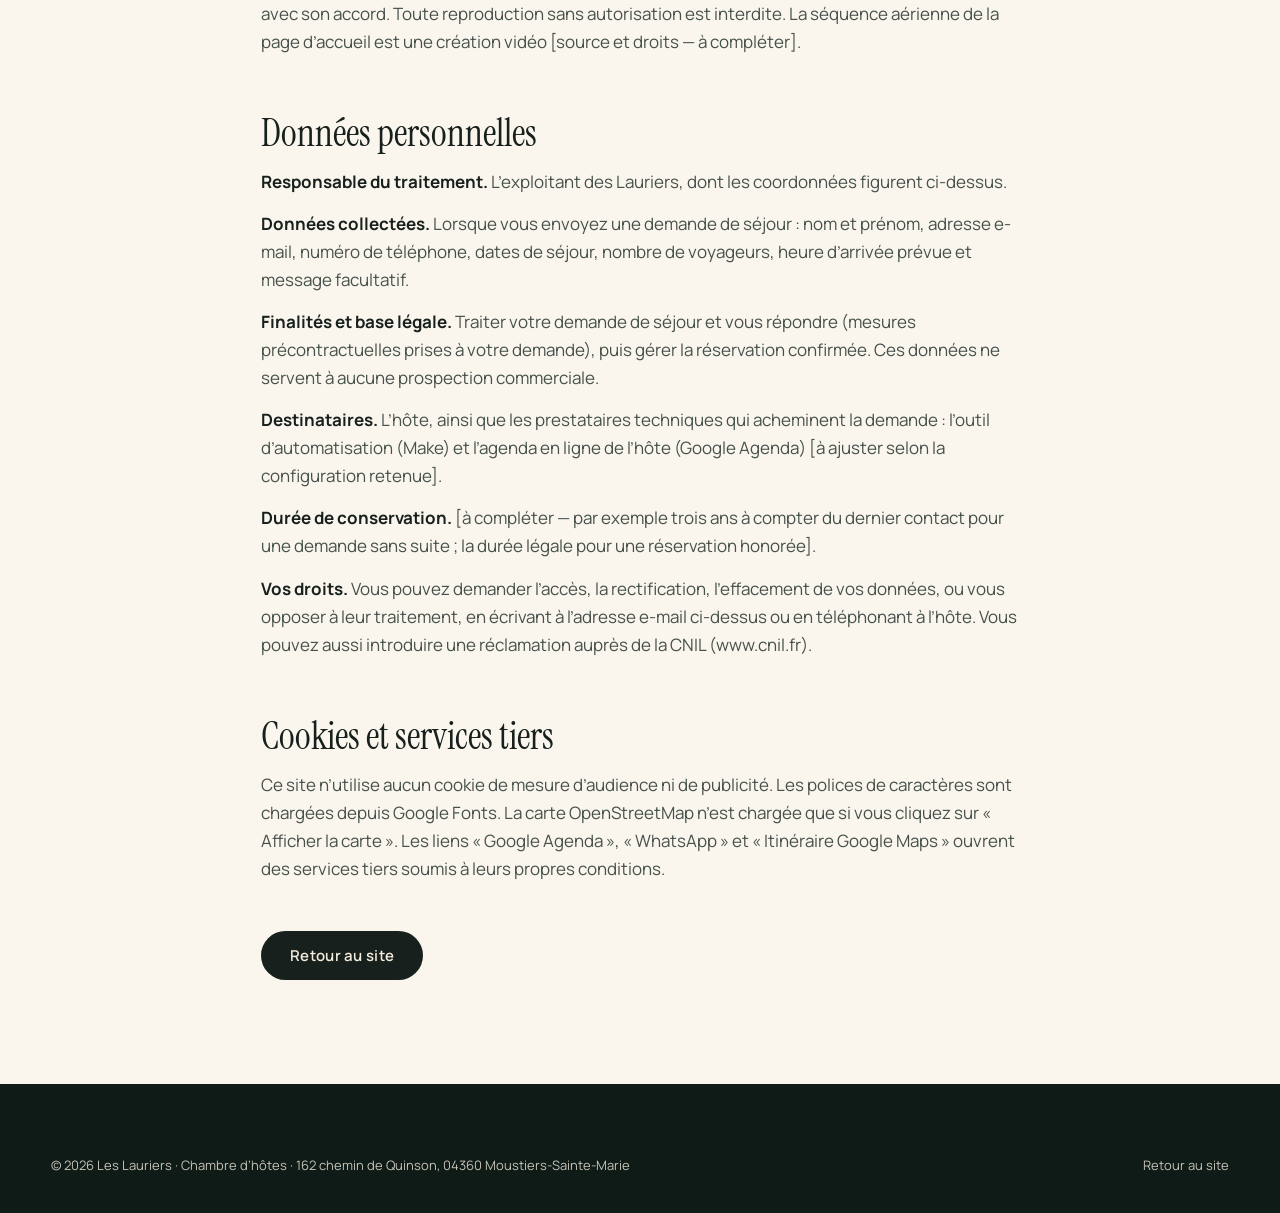
<file: mentions-legales.html>
<!doctype html>
<html lang="fr">
<head>
<meta charset="utf-8">
<meta name="viewport" content="width=device-width, initial-scale=1">
<title>Mentions légales et confidentialité · Les Lauriers</title>
<meta name="robots" content="noindex, nofollow">
<meta name="theme-color" content="#16302a">
<link rel="preconnect" href="https://fonts.googleapis.com">
<link rel="preconnect" href="https://fonts.gstatic.com" crossorigin>
<link href="https://fonts.googleapis.com/css2?family=Instrument+Serif:ital@0;1&family=Manrope:wght@300;400;500;600;700&display=swap" rel="stylesheet">
<link rel="stylesheet" href="style.css?v=6">
</head>
<body class="legal-page">
<svg width="0" height="0" style="position:absolute" aria-hidden="true"><defs><symbol id="i-laurel" viewBox="0 0 48 64"><path d="M24 62C22 46 22 28 27 6" fill="none" stroke="currentColor" stroke-width="1.6" stroke-linecap="round"/><g fill="currentColor"><path d="M23.4 52C16 51 11 46 10 40c7 0 12 4 13.4 12z"/><path d="M24 46c7-1 12-6 13-12-7 0-12 4-13 12z"/><path d="M23.2 38C16 37 11.5 32 10.8 26c7 0 11.3 4 12.4 12z"/><path d="M24.4 32c6.5-1.5 11-6 11.8-12-6.5.3-11 4.6-11.8 12z"/><path d="M24.6 24C18 22.5 14 18 13.6 12c6.4 1 10.2 5.6 11 12z"/><path d="M26.2 16c5-2 8.4-6 9-11-5 1.4-8.4 5.4-9 11z"/></g></symbol></defs></svg>

<header class="head is-solid">
  <a class="brand" href="index.html" aria-label="Les Lauriers, retour à l’accueil"><svg aria-hidden="true"><use href="#i-laurel"/></svg><span>Les <em>Lauriers</em></span></a>
  <a class="btn btn--pill head__cta" href="index.html#reserver"><span>Réserver</span></a>
</header>

<main class="legal">
  <div class="wrap legal__wrap">
    <p class="label">Informations légales</p>
    <h1 class="h2">Mentions légales <em>et confidentialité</em></h1>
    <p class="legal__note">Les passages entre crochets sont à compléter avec l’exploitant avant la mise en ligne définitive.</p>

    <h2>Éditeur du site</h2>
    <p>Les Lauriers, chambre d’hôtes<br>
    Exploitant : [nom et prénom de l’exploitant — à compléter], entrepreneur individuel [ou forme juridique — à compléter]<br>
    SIRET : [à compléter]<br>
    Adresse : 162 chemin de Quinson, 04360 Moustiers-Sainte-Marie<br>
    Téléphone : 06 81 46 32 46 · 04 92 78 07 59<br>
    E-mail : [à compléter]<br>
    Directeur de la publication : [à compléter]</p>

    <h2>Hébergeur</h2>
    <p>[nom, adresse et site de l’hébergeur — à compléter une fois le site publié]</p>

    <h2>Conception</h2>
    <p>[à compléter]</p>

    <h2>Médiation de la consommation</h2>
    <p>Conformément à l’article L.612-1 du Code de la consommation, le client peut recourir gratuitement au service de médiation : [nom et coordonnées du médiateur — à compléter].</p>

    <h2>Tarifs, taxe de séjour et règlement</h2>
    <p>Les tarifs affichés sur le site sont indicatifs et exprimés par nuit, toutes taxes comprises hors taxe de séjour. Une demande envoyée par le formulaire n’engage pas l’hôte : le séjour est confirmé par l’hôte, par téléphone ou par e-mail. Aucun paiement n’est demandé en ligne ; le règlement s’effectue sur place, par chèque ou en espèces. La taxe de séjour s’ajoute au tarif, selon le barème de la commune.</p>

    <h2>Propriété intellectuelle</h2>
    <p>Les photographies et les textes présentés sur ce site sont la propriété de l’exploitant ou utilisés avec son accord. Toute reproduction sans autorisation est interdite. La séquence aérienne de la page d’accueil est une création vidéo [source et droits — à compléter].</p>

    <h2 id="donnees">Données personnelles</h2>
    <p><b>Responsable du traitement.</b> L’exploitant des Lauriers, dont les coordonnées figurent ci-dessus.</p>
    <p><b>Données collectées.</b> Lorsque vous envoyez une demande de séjour : nom et prénom, adresse e-mail, numéro de téléphone, dates de séjour, nombre de voyageurs, heure d’arrivée prévue et message facultatif.</p>
    <p><b>Finalités et base légale.</b> Traiter votre demande de séjour et vous répondre (mesures précontractuelles prises à votre demande), puis gérer la réservation confirmée. Ces données ne servent à aucune prospection commerciale.</p>
    <p><b>Destinataires.</b> L’hôte, ainsi que les prestataires techniques qui acheminent la demande : l’outil d’automatisation (Make) et l’agenda en ligne de l’hôte (Google Agenda) [à ajuster selon la configuration retenue].</p>
    <p><b>Durée de conservation.</b> [à compléter — par exemple trois ans à compter du dernier contact pour une demande sans suite ; la durée légale pour une réservation honorée].</p>
    <p><b>Vos droits.</b> Vous pouvez demander l’accès, la rectification, l’effacement de vos données, ou vous opposer à leur traitement, en écrivant à l’adresse e-mail ci-dessus ou en téléphonant à l’hôte. Vous pouvez aussi introduire une réclamation auprès de la CNIL (www.cnil.fr).</p>

    <h2>Cookies et services tiers</h2>
    <p>Ce site n’utilise aucun cookie de mesure d’audience ni de publicité. Les polices de caractères sont chargées depuis Google Fonts. La carte OpenStreetMap n’est chargée que si vous cliquez sur « Afficher la carte ». Les liens « Google Agenda », « WhatsApp » et « Itinéraire Google Maps » ouvrent des services tiers soumis à leurs propres conditions.</p>

    <p class="legal__back"><a class="btn btn--dark" href="index.html"><span>Retour au site</span></a></p>
  </div>
</main>

<footer class="foot foot--slim">
  <div class="wrap foot__bottom" style="border-top:0">
    <span>© <span id="year">2026</span> Les Lauriers · Chambre d’hôtes · 162 chemin de Quinson, 04360 Moustiers-Sainte-Marie</span>
    <a href="index.html">Retour au site</a>
  </div>
</footer>
<script>document.getElementById('year').textContent = new Date().getFullYear();</script>
</body>
</html>
</file>
<file: style.css>
/* Les Lauriers — chambre d'hôtes, Moustiers-Sainte-Marie
   Palette : crème, vert Verdon, ocre, terre cuite (couleurs prises dans les photos et la vidéo). */

:root{
  --cream:#f4ecdd; --paper:#faf6ee; --ink:#17201c; --ink-2:#46514b;
  --pine:#16302a; --pine-2:#1f4038; --sage:#5e8079;
  --ochre:#d79b5a; --ochre-2:#f2c48e; --terra:#c0653b; --terra-2:#a8532c; --gold:#e0a53a;
  --line:rgba(23,32,28,.14);
  --serif:'Instrument Serif','Cormorant Garamond','Iowan Old Style',Georgia,serif;
  --sans:'Manrope',system-ui,-apple-system,'Segoe UI',Roboto,sans-serif;
  --ease:cubic-bezier(.22,.8,.2,1);
  --gut:clamp(20px,4vw,64px);
  --head-h:76px;
}

*,*::before,*::after{box-sizing:border-box}
html{-webkit-text-size-adjust:100%;scroll-behavior:smooth;overflow-x:clip}
html.is-loading{overflow:hidden}
body{margin:0;background:var(--paper);color:var(--ink);font-family:var(--sans);font-size:17px;line-height:1.65;font-weight:400;-webkit-font-smoothing:antialiased;text-rendering:optimizeLegibility;overflow-x:clip}
body.menu-open,body.lb-open{overflow:hidden}
img,svg,canvas{display:block;max-width:100%}
img{height:auto}
a{color:inherit}
button{font:inherit;color:inherit;cursor:pointer}
h1,h2,h3,h4,p,figure,blockquote,dl,dd,ul{margin:0}
ul{padding:0;list-style:none}
::selection{background:var(--terra);color:#fff}
:focus-visible{outline:2px solid var(--terra);outline-offset:3px;border-radius:6px}
.skip{position:fixed;left:12px;top:-60px;z-index:300;background:var(--ink);color:#fff;padding:10px 16px;border-radius:10px;transition:top .2s}
.skip:focus{top:12px}
.wrap{max-width:1360px;margin:0 auto;padding:0 var(--gut)}
em{font-style:italic}

/* grain léger sur toute la page */
body::after{content:"";position:fixed;inset:0;z-index:90;pointer-events:none;opacity:.075;mix-blend-mode:multiply;
  background-image:url("data:image/svg+xml;utf8,<svg xmlns='http://www.w3.org/2000/svg' width='180' height='180'><filter id='n'><feTurbulence type='fractalNoise' baseFrequency='.85' numOctaves='2' stitchTiles='stitch'/><feColorMatrix values='0 0 0 0 0  0 0 0 0 0  0 0 0 0 0  0 0 0 .55 0'/></filter><rect width='100%' height='100%' filter='url(%23n)'/></svg>")}

/* ---------- typographie ---------- */
.label{font-size:12px;font-weight:600;letter-spacing:.26em;text-transform:uppercase;color:var(--terra);display:flex;align-items:center;gap:14px;margin-bottom:22px}
.label::before{content:"";width:34px;height:1px;background:currentColor}
.label--light{color:var(--ochre-2)}
.h2{font-family:var(--serif);font-weight:400;font-size:clamp(40px,6.2vw,104px);line-height:.98;letter-spacing:-.015em;max-width:14em}
.h2 em{color:var(--terra)}
.h2--light{color:var(--cream)}
.h2--light em{color:var(--ochre-2)}
.lead{font-size:clamp(17px,1.5vw,20px);line-height:1.7;color:var(--ink-2);max-width:34em;margin-top:28px}
.lead--light{color:rgba(244,236,221,.78)}

/* ---------- boutons ---------- */
.btn{position:relative;display:inline-flex;align-items:center;justify-content:center;gap:12px;padding:16px 28px;border-radius:999px;border:1px solid transparent;font-weight:600;font-size:15px;letter-spacing:.02em;text-decoration:none;line-height:1;overflow:hidden;isolation:isolate;transition:transform .5s var(--ease),background .4s,color .4s,border-color .4s,box-shadow .4s;will-change:transform}
.btn svg{width:20px;height:20px;transition:transform .5s var(--ease)}
.btn:hover svg{transform:translateX(5px)}
.btn--accent{background:var(--terra);color:#fff;box-shadow:0 14px 40px -14px rgba(192,101,59,.8)}
.btn--accent:hover{background:var(--terra-2)}
.btn--dark{background:var(--ink);color:var(--cream)}
.btn--dark:hover{background:var(--pine-2)}
.btn--light{background:var(--cream);color:var(--ink);border-color:var(--line)}
.btn--light:hover{background:#fff}
.btn--ghost{border-color:var(--ink);color:var(--ink)}
.btn--ghost:hover{background:var(--ink);color:var(--cream)}
.btn--pill{padding:12px 22px;background:rgba(255,248,236,.16);border-color:rgba(255,248,236,.5);backdrop-filter:blur(10px);color:inherit}
.btn--pill:hover{background:var(--cream);color:var(--ink)}
.btn--xl{width:100%;padding:21px 28px;font-size:16px}
.btn[disabled]{opacity:.45;pointer-events:none;box-shadow:none}
.linkbtn{background:none;border:0;text-decoration:underline;text-underline-offset:4px;margin-top:22px;font-size:15px;color:var(--ink-2)}

/* ---------- préchargement ---------- */
.loader{position:fixed;inset:0;z-index:200;display:grid;place-items:center;background:var(--pine);color:var(--cream);transition:transform 1.2s var(--ease) .1s}
.loader.is-done{transform:translateY(-101%);pointer-events:none}
.loader__inner{text-align:center;padding:0 24px}
.loader__mark{width:52px;height:70px;margin:0 auto 20px;color:var(--ochre);transform-origin:50% 100%;animation:sway 3.6s ease-in-out infinite}
.loader__name{font-family:var(--serif);font-size:clamp(48px,9vw,96px);line-height:1}
.loader__sub{margin:14px 0 30px;font-size:11px;letter-spacing:.34em;text-transform:uppercase;opacity:.7}
.loader__bar{position:relative;width:min(260px,62vw);height:1px;margin:0 auto 12px;background:rgba(244,236,221,.22);overflow:hidden}
.loader__bar i{position:absolute;inset:0;background:var(--ochre);transform:scaleX(0);transform-origin:left;transition:transform .3s}
.loader__pct{font-size:12px;letter-spacing:.2em;opacity:.7;font-variant-numeric:tabular-nums}

/* ---------- en-tête ---------- */
.head{position:fixed;top:0;left:0;right:0;z-index:80;display:flex;align-items:center;justify-content:space-between;gap:24px;padding:20px var(--gut);color:#fff8ec;transition:transform .6s var(--ease),background .4s,color .4s,padding .4s,box-shadow .4s}
.head.is-solid{background:rgba(250,246,238,.88);-webkit-backdrop-filter:blur(16px) saturate(1.3);backdrop-filter:blur(16px) saturate(1.3);color:var(--ink);padding-top:13px;padding-bottom:13px;box-shadow:0 1px 0 var(--line)}
.head.is-hidden{transform:translateY(-110%)}
.brand{display:flex;align-items:center;gap:10px;text-decoration:none;font-family:var(--serif);font-size:30px;line-height:1}
.brand svg{width:22px;height:30px;color:var(--ochre)}
.nav{display:flex;gap:clamp(18px,2.6vw,38px);font-size:14px;letter-spacing:.04em}
.nav a{position:relative;text-decoration:none;padding:6px 0}
.nav a::after{content:"";position:absolute;left:0;right:0;bottom:0;height:1px;background:currentColor;transform:scaleX(0);transform-origin:right;transition:transform .6s var(--ease)}
.nav a:hover::after{transform:scaleX(1);transform-origin:left}
.head.is-solid .btn--pill{background:var(--ink);color:var(--cream);border-color:var(--ink)}
.head.is-solid .btn--pill:hover{background:var(--terra);border-color:var(--terra)}
.burger{display:none;position:relative;width:46px;height:46px;border-radius:50%;border:1px solid currentColor;background:none;color:inherit;flex:none}
.burger i{position:absolute;left:14px;right:14px;height:1.5px;background:currentColor;transition:transform .5s var(--ease),top .5s var(--ease)}
.burger i:first-child{top:18px}.burger i:last-child{top:26px}
body.menu-open .burger i:first-child{top:22px;transform:rotate(45deg)}
body.menu-open .burger i:last-child{top:22px;transform:rotate(-45deg)}
body.menu-open .head{color:var(--cream);background:none;box-shadow:none;-webkit-backdrop-filter:none;backdrop-filter:none}
.menu{position:fixed;inset:0;z-index:70;display:flex;flex-direction:column;justify-content:space-between;padding:112px var(--gut) calc(34px + env(safe-area-inset-bottom));background:var(--pine);color:var(--cream);transform:translateY(-100%);visibility:hidden;transition:transform .8s var(--ease),visibility 0s .8s}
body.menu-open .menu{transform:none;visibility:visible;transition:transform .8s var(--ease)}
.menu nav{display:grid;gap:4px}
.menu nav a{font-family:var(--serif);font-size:clamp(40px,11vw,64px);line-height:1.1;text-decoration:none;opacity:0;transform:translateY(24px);transition:opacity .6s,transform .8s var(--ease)}
body.menu-open .menu nav a{opacity:1;transform:none}
body.menu-open .menu nav a:nth-child(2){transition-delay:.06s}body.menu-open .menu nav a:nth-child(3){transition-delay:.12s}body.menu-open .menu nav a:nth-child(4){transition-delay:.18s}body.menu-open .menu nav a:nth-child(5){transition-delay:.24s}body.menu-open .menu nav a:nth-child(6){transition-delay:.3s}
.menu__cta{display:inline-flex;align-items:center;gap:14px;color:var(--ochre-2)}
.menu__cta svg{width:34px;height:34px}
.menu__foot{font-size:14px;opacity:.7;line-height:1.7}

/* ---------- héros : drone au défilement ---------- */
.drone{position:relative;height:640vh;background:#0c1512}
.drone__sticky{position:sticky;top:0;height:100vh;height:100svh;overflow:hidden;isolation:isolate;background:#0c1512}
.drone__poster{position:absolute;inset:0;background:#0c1512 url("hero-poster.webp") center/cover no-repeat}
.drone__canvas{position:absolute;inset:0;width:100%;height:100%;opacity:0;transition:opacity .8s}
.drone.is-drawn .drone__canvas{opacity:1}
.drone__shade{position:absolute;inset:0;pointer-events:none;background:
  linear-gradient(180deg,rgba(8,16,13,.6) 0%,rgba(8,16,13,0) 24%,rgba(8,16,13,0) 50%,rgba(8,16,13,.66) 100%),
  radial-gradient(120% 90% at 50% 45%,transparent 52%,rgba(8,16,13,.5) 100%)}

.hud{position:absolute;inset:0;z-index:3;pointer-events:none;color:rgba(255,248,236,.92);font-size:11px;font-weight:600;letter-spacing:.2em;text-transform:uppercase;font-variant-numeric:tabular-nums}
.hud__tr{position:absolute;right:var(--gut);top:clamp(88px,12vh,112px);display:flex;gap:30px}
.hud__tr div{display:grid;gap:4px;text-align:right}
.hud__tr dt{font-size:9.5px;opacity:.6}
.hud__rail{position:absolute;right:var(--gut);top:50%;height:28vh;width:1px;transform:translateY(-50%);background:rgba(255,248,236,.25)}
.hud__rail i{position:absolute;left:-1px;top:0;width:3px;height:100%;background:var(--ochre);transform-origin:top;transform:scaleY(0)}
.hud__pct{position:absolute;right:calc(var(--gut) - 4px);top:calc(50% + 16vh);font-family:var(--serif);font-size:30px;letter-spacing:0;font-weight:400;text-transform:none}
.hud__pct small{font-family:var(--sans);font-size:10px;margin-left:3px;opacity:.7}

.beat{position:absolute;left:var(--gut);right:var(--gut);z-index:2;color:#fff8ec;opacity:var(--o,0);transform:translate3d(0,var(--y,30px),0);will-change:transform,opacity;pointer-events:none;visibility:hidden}
.beat.is-on{visibility:visible}
.beat--center{top:0;bottom:0;display:flex;flex-direction:column;align-items:center;justify-content:center;text-align:center}
.beat--left{bottom:clamp(110px,17vh,190px);max-width:min(820px,92vw)}
.beat--right{bottom:clamp(110px,17vh,190px);margin-left:auto;text-align:right;max-width:min(820px,92vw)}
.beat--final{bottom:clamp(60px,12vh,130px);display:flex;flex-direction:column;align-items:center;text-align:center}
.beat--final.is-live{pointer-events:auto}
.kicker{display:inline-flex;align-items:center;gap:14px;font-size:12px;font-weight:600;letter-spacing:.28em;text-transform:uppercase;margin-bottom:18px;text-shadow:0 1px 18px rgba(0,0,0,.45)}
.kicker::before{content:"";width:34px;height:1px;background:currentColor}
.beat--right .kicker::before{display:none}
.beat--right .kicker::after{content:"";width:34px;height:1px;background:currentColor}
.beat--center .kicker::after{content:"";width:34px;height:1px;background:currentColor}
.hero-title{font-family:var(--serif);font-weight:400;font-size:clamp(78px,17vw,292px);line-height:.86;letter-spacing:-.02em;text-shadow:0 4px 60px rgba(0,0,0,.4);margin:.04em 0 .1em}
.hero-title__small{font-size:.28em;font-style:italic;letter-spacing:0;vertical-align:top;margin-right:.04em;position:relative;top:.16em}
.beat__lead{font-size:clamp(15px,1.5vw,20px);letter-spacing:.04em;text-shadow:0 1px 20px rgba(0,0,0,.5);opacity:.95}
.beat__title{font-family:var(--serif);font-weight:400;font-size:clamp(36px,5.6vw,92px);line-height:1;letter-spacing:-.012em;text-shadow:0 2px 40px rgba(0,0,0,.45)}
.beat__title em{color:var(--ochre-2)}
.beat__title--xl{font-size:clamp(52px,9vw,150px);line-height:.92}
.beat__small{margin-top:20px;font-size:13px;letter-spacing:.06em;opacity:.88;text-shadow:0 1px 14px rgba(0,0,0,.5)}

.quickbar{display:grid;grid-template-columns:1fr 1fr .7fr auto;align-items:center;gap:4px;margin-top:clamp(20px,4vh,40px);padding:8px;width:min(820px,100%);text-align:left;border-radius:999px;background:rgba(250,246,238,.14);border:1px solid rgba(255,248,236,.34);-webkit-backdrop-filter:blur(22px) saturate(1.5);backdrop-filter:blur(22px) saturate(1.5);box-shadow:0 30px 80px -30px rgba(0,0,0,.6)}
.quickbar label{display:grid;gap:2px;padding:8px 20px;border-radius:999px;transition:background .3s;cursor:pointer}
.quickbar label:hover{background:rgba(255,248,236,.1)}
.quickbar label span{font-size:10px;font-weight:600;letter-spacing:.2em;text-transform:uppercase;opacity:.75}
.quickbar input,.quickbar select{width:100%;padding:0;border:0;background:none;color:#fff8ec;font:inherit;font-size:16px;font-weight:600;color-scheme:dark;outline:none;appearance:none;-webkit-appearance:none}
.quickbar select option{color:#17201c}
.quickbar .btn{padding:18px 26px;white-space:nowrap}

.drone__cue{position:absolute;left:50%;bottom:26px;z-index:3;transform:translateX(-50%);display:flex;flex-direction:column;align-items:center;gap:12px;color:rgba(255,248,236,.9);font-size:11px;font-weight:600;letter-spacing:.24em;text-transform:uppercase;text-align:center;white-space:nowrap;transition:opacity .5s}
.drone__cue i{width:1px;height:46px;background:linear-gradient(#fff8ec,transparent);transform-origin:top;animation:cue 2.2s var(--ease) infinite}

/* ---------- manifeste ---------- */
.manifesto{position:relative;z-index:3;margin-top:-9vh;padding:20vh 0 12vh;background:var(--paper);border-radius:44px 44px 0 0}
.manifesto__text{font-family:var(--serif);font-size:clamp(32px,5.4vw,92px);line-height:1.06;letter-spacing:-.012em;max-width:17em;margin:6px 0 11vh}
.manifesto__text .mw{opacity:.13;transition:opacity .7s ease}
.manifesto__text .mw.on{opacity:1}
.manifesto__text em{color:var(--terra)}
.stats{display:grid;grid-template-columns:repeat(4,1fr);border-top:1px solid var(--line)}
.stats li{padding:34px 28px 10px 0;display:grid;gap:8px;align-content:start}
.stats li+li{padding-left:28px;border-left:1px solid var(--line)}
.stats strong{font-family:var(--serif);font-weight:400;font-size:clamp(54px,6.4vw,104px);line-height:.95;display:flex;align-items:baseline;gap:6px}
.stats strong small{font-family:var(--sans);font-size:15px;font-weight:600;color:var(--terra)}
.stats li>span{font-size:14.5px;color:var(--ink-2);max-width:15em}

.marquee{position:relative;z-index:3;background:var(--paper);border-block:1px solid var(--line);overflow:hidden;padding:2.4vw 0}
.marquee__row{display:flex;align-items:center;gap:3vw;width:max-content;padding-right:3vw;animation:marq 60s linear infinite;font-family:var(--serif);font-style:italic;font-size:clamp(46px,8vw,132px);line-height:1;white-space:nowrap}
.marquee__row span{color:transparent;-webkit-text-stroke:1px rgba(23,32,28,.55)}
.marquee__row i{font-style:normal;font-size:.4em;color:var(--terra)}

/* ---------- le lieu : défilement horizontal ---------- */
.lieu{position:relative;z-index:3;background:var(--cream);height:420vh}
.lieu__sticky{position:sticky;top:0;height:100vh;height:100svh;overflow:hidden;display:flex;flex-direction:column;justify-content:center;gap:3.5vh;padding-top:clamp(70px,9vh,100px)}
.lieu__head{padding:0 var(--gut)}
.lieu__head .h2{font-size:clamp(34px,4.6vw,76px);max-width:16em}
.lieu__head .label{margin-bottom:12px}
.lieu__track{display:flex;align-items:flex-end;gap:clamp(28px,5vw,84px);padding:0 var(--gut);width:max-content;will-change:transform}
.panel{flex:none;display:flex;align-items:flex-end;gap:clamp(18px,2.4vw,36px)}
.panel__img{height:min(48vh,500px);border-radius:22px;overflow:hidden;background:#d8cfbd}
.panel__img img{height:100%;width:auto;max-width:none;object-fit:cover;transition:transform 1.4s var(--ease)}
.panel:hover .panel__img img{transform:scale(1.04)}
.panel__txt{width:clamp(230px,21vw,310px);padding-bottom:6px}
.panel__n{display:block;font-family:var(--serif);font-style:italic;font-size:clamp(54px,6vw,92px);line-height:.9;color:transparent;-webkit-text-stroke:1px var(--terra);margin-bottom:10px}
.panel__txt h3{font-family:var(--serif);font-weight:400;font-size:clamp(30px,2.8vw,44px);line-height:1;margin-bottom:12px}
.panel__txt p{font-size:15px;line-height:1.6;color:var(--ink-2)}
.panel--small .panel__img{height:min(34vh,340px)}
.lieu__progress{position:absolute;left:var(--gut);right:var(--gut);bottom:4vh;height:1px;background:var(--line)}
.lieu__progress i{position:absolute;inset:0;background:var(--terra);transform-origin:left;transform:scaleX(0)}

/* ---------- la chambre ---------- */
.room{position:relative;z-index:3;background:var(--paper);padding:18vh 0 16vh}
.room__grid{display:grid;grid-template-columns:minmax(0,.82fr) minmax(0,1.18fr);gap:clamp(36px,6vw,100px);align-items:start}
.room__sticky{position:sticky;top:calc(var(--head-h) + 6vh)}
.room .h2{font-size:clamp(40px,5.2vw,86px)}
.features{display:grid;grid-template-columns:1fr 1fr;gap:22px 26px;margin:40px 0 44px}
.features li{display:flex;gap:14px;align-items:flex-start}
.features svg{flex:none;width:30px;height:30px;color:var(--terra);margin-top:2px}
.features span{font-size:14px;line-height:1.4;color:var(--ink-2)}
.features b{display:block;font-size:15px;font-weight:600;color:var(--ink);margin-bottom:2px}
.room__imgs{display:grid;gap:clamp(14px,1.8vw,26px)}
.frame{position:relative;border-radius:22px;overflow:hidden;background:#d9d2c3}
.frame--wide{aspect-ratio:2.06/1}
.frame img{position:absolute;left:0;top:-7%;width:100%;height:114%;object-fit:cover;will-change:transform}
.frame::after{content:"";position:absolute;inset:auto 0 0 0;height:42%;background:linear-gradient(0deg,rgba(8,16,13,.55),transparent);pointer-events:none}
.frame figcaption{position:absolute;left:20px;bottom:16px;z-index:2;color:#fff8ec;font-size:13.5px;letter-spacing:.05em}
.frame figcaption em{font-family:var(--serif);font-size:1.25em}
.trio{display:grid;grid-template-columns:repeat(3,1fr);gap:clamp(12px,1.4vw,20px)}
.trio .frame{aspect-ratio:4/5}
.trio .frame figcaption{left:14px;bottom:12px}
[data-lightbox]{cursor:zoom-in}

/* ---------- alentours ---------- */
.around{position:relative;z-index:3;overflow:hidden;background:var(--pine);color:var(--cream);padding:18vh 0 16vh}
.around__mark{position:absolute;right:-2vw;top:5vh;font-family:var(--serif);font-style:italic;font-size:clamp(130px,28vw,460px);line-height:.8;color:rgba(244,236,221,.045);pointer-events:none;user-select:none}
.around .wrap{position:relative}
.cards{display:grid;grid-template-columns:repeat(3,1fr);gap:18px;margin-top:9vh}
.card{padding:30px 30px 34px;border-radius:24px;background:rgba(244,236,221,.055);border:1px solid rgba(244,236,221,.12);transition:transform .6s var(--ease),background .4s,border-color .4s}
.card:hover{transform:translateY(-8px);background:rgba(244,236,221,.1);border-color:rgba(215,155,90,.5)}
.chip{display:inline-flex;align-items:center;gap:8px;padding:8px 14px;border-radius:999px;background:rgba(215,155,90,.16);color:var(--ochre-2);font-size:12px;font-weight:600;letter-spacing:.06em}
.chip svg{width:17px;height:17px}
.card h3{font-family:var(--serif);font-weight:400;font-size:clamp(30px,2.7vw,42px);line-height:1;margin:26px 0 12px}
.card p{font-size:15px;line-height:1.65;color:rgba(244,236,221,.74)}

/* ---------- avis ---------- */
.reviews{position:relative;z-index:3;background:var(--cream);padding:17vh 0 9vh;overflow:hidden}
.reviews__head{display:flex;justify-content:space-between;align-items:flex-end;gap:40px;flex-wrap:wrap}
.score{display:flex;align-items:center;gap:26px}
.score__big{display:flex;align-items:baseline;gap:6px;font-family:var(--serif);font-size:clamp(84px,10vw,160px);line-height:.85}
.score__big small{font-family:var(--sans);font-size:18px;font-weight:600;color:var(--terra)}
.score__meta{display:grid;gap:4px;font-size:14px;color:var(--ink-2)}
.stars{width:120px;height:24px;margin-bottom:6px;background:linear-gradient(90deg,var(--gold) 90%,rgba(23,32,28,.16) 90%);
  -webkit-mask:url("data:image/svg+xml;utf8,<svg xmlns='http://www.w3.org/2000/svg' viewBox='0 0 24 24'><path d='M12 2.500l2.900 6.200 6.600.8-4.900 4.600 1.300 6.600L12 17.400 6.100 20.700l1.300-6.600L2.500 9.500l6.600-.8z'/></svg>") 0 0/24px 24px repeat-x;
  mask:url("data:image/svg+xml;utf8,<svg xmlns='http://www.w3.org/2000/svg' viewBox='0 0 24 24'><path d='M12 2.500l2.900 6.200 6.600.8-4.900 4.600 1.300 6.600L12 17.400 6.100 20.700l1.300-6.600L2.500 9.500l6.600-.8z'/></svg>") 0 0/24px 24px repeat-x}
.stars svg{display:none}
.reviews__rail{margin-top:8vh;overflow:hidden;-webkit-mask-image:linear-gradient(90deg,transparent,#000 7%,#000 93%,transparent);mask-image:linear-gradient(90deg,transparent,#000 7%,#000 93%,transparent)}
.reviews__row{display:flex;gap:20px;width:max-content;padding-right:20px;animation:marq 110s linear infinite}
.reviews__rail:hover .reviews__row{animation-play-state:paused}
.rev{flex:none;width:min(390px,80vw);display:flex;flex-direction:column;justify-content:space-between;gap:26px;padding:32px 32px 28px;border-radius:26px;background:#fff;border:1px solid var(--line)}
.rev blockquote{font-family:var(--serif);font-size:clamp(22px,1.9vw,27px);line-height:1.22}
.rev blockquote::before{content:"“";display:block;font-size:1.8em;line-height:.6;color:var(--terra);margin-bottom:10px}
.rev figcaption{display:flex;justify-content:space-between;gap:10px;font-size:13.5px;color:var(--ink-2);border-top:1px solid var(--line);padding-top:16px}
.rev figcaption b{color:var(--ink);font-weight:600}
.reviews__note{margin-top:5vh;font-size:12.5px;color:var(--ink-2);opacity:.8}

/* ---------- réservation ---------- */
.book{position:relative;z-index:3;overflow:hidden;background:var(--pine);color:var(--cream);padding:17vh 0 15vh}
.book::before{content:"";position:absolute;inset:-20% -10% auto auto;width:70vw;height:70vw;background:radial-gradient(closest-side,rgba(215,155,90,.22),transparent);pointer-events:none}
.book::after{content:"";position:absolute;inset:auto auto -30% -15%;width:60vw;height:60vw;background:radial-gradient(closest-side,rgba(94,128,121,.35),transparent);pointer-events:none}
.book .wrap{position:relative;z-index:1}
.book__card{position:relative;margin-top:8vh;padding:clamp(22px,3.6vw,56px);border-radius:34px;background:var(--paper);color:var(--ink);box-shadow:0 50px 140px -30px rgba(0,0,0,.55)}
.book__demo{margin:0 0 24px;padding:11px 16px;border-radius:12px;background:rgba(215,155,90,.2);color:#7a4a1c;font-size:13px;font-weight:500}
.book__grid{display:grid;grid-template-columns:minmax(0,1.14fr) minmax(0,.86fr);gap:clamp(26px,4.4vw,70px)}
.picker__top{display:grid;grid-template-columns:1fr auto 1fr;align-items:center;gap:12px}
.picker__arrow{width:22px;height:22px;color:var(--ink-2)}
.field{display:grid;gap:2px;padding:13px 18px;text-align:left;border:1px solid var(--line);border-radius:18px;background:#fff;transition:border-color .3s,box-shadow .3s}
.field span{font-size:10.5px;font-weight:600;letter-spacing:.18em;text-transform:uppercase;color:var(--ink-2)}
.field b{font-family:var(--serif);font-weight:400;font-size:clamp(22px,2.2vw,30px);line-height:1.1;text-transform:capitalize}
.field.is-active{border-color:var(--terra);box-shadow:0 0 0 4px rgba(192,101,59,.14)}
.picker__nights{grid-column:1/-1;font-size:13.5px;color:var(--terra);font-weight:600;min-height:1.2em}
.cal{display:grid;grid-template-columns:repeat(2,minmax(0,1fr));gap:clamp(18px,2.4vw,36px);margin-top:20px}
.month{position:relative}
.month__title{font-family:var(--serif);font-size:26px;text-align:center;text-transform:capitalize;margin-bottom:14px;line-height:1.2}
.month__nav{position:absolute;top:-2px;width:40px;height:40px;border-radius:50%;border:1px solid var(--line);background:#fff;display:grid;place-items:center;transition:background .3s,opacity .3s}
.month__nav:hover:not(:disabled){background:var(--cream)}
.month__nav:disabled{opacity:.3;cursor:not-allowed}
.month__nav svg{width:18px;height:18px}
.month__nav--prev{left:0}.month__nav--prev svg{transform:scaleX(-1)}
.month__nav--next{right:0}
.dow,.days{display:grid;grid-template-columns:repeat(7,1fr)}
.dow span{text-align:center;font-size:11px;font-weight:600;letter-spacing:.12em;text-transform:uppercase;color:var(--ink-2);opacity:.7;padding-bottom:8px}
.day{position:relative;aspect-ratio:1;border:0;background:none;padding:0;font-size:15px;font-variant-numeric:tabular-nums;color:var(--ink);transition:background .15s}
.day>span{position:relative;z-index:2}
.day::before{content:"";position:absolute;inset:3px;border-radius:50%;z-index:1;transition:background .2s,transform .3s var(--ease)}
.day:hover:not(:disabled):not(.is-sel)::before{background:rgba(23,32,28,.08);transform:scale(1.04)}
.day.is-blank{visibility:hidden;pointer-events:none}
.day.is-past{color:rgba(23,32,28,.26);cursor:not-allowed}
.day.is-busy{color:rgba(23,32,28,.38);text-decoration:line-through;cursor:not-allowed;background:repeating-linear-gradient(135deg,transparent 0 5px,rgba(23,32,28,.07) 5px 6px)}
.day.is-closed{color:rgba(23,32,28,.26);cursor:not-allowed}
.day.is-today::after{content:"";position:absolute;left:50%;bottom:6px;width:4px;height:4px;margin-left:-2px;border-radius:50%;background:var(--terra);z-index:2}
.day.in-range{background:rgba(215,155,90,.22)}
.day.is-sel{color:#fff}
.day.is-sel::before{background:var(--terra)}
.day.is-start.has-end{background:linear-gradient(90deg,transparent 50%,rgba(215,155,90,.22) 50%)}
.day.is-end{background:linear-gradient(90deg,rgba(215,155,90,.22) 50%,transparent 50%)}
.day.is-endok{box-shadow:inset 0 0 0 1px rgba(192,101,59,.35);border-radius:50%}
.legend{display:flex;flex-wrap:wrap;gap:8px 22px;margin-top:18px;font-size:12.5px;color:var(--ink-2)}
.legend span{display:inline-flex;align-items:center;gap:8px}
.lg{width:16px;height:16px;border-radius:50%;border:1px solid var(--line);background:#fff}
.lg--busy{background:repeating-linear-gradient(135deg,#fff 0 3px,rgba(23,32,28,.18) 3px 4px)}
.lg--sel{background:var(--terra);border-color:var(--terra)}
.picker__status{min-height:1.4em;margin-top:10px;font-size:13.5px;color:var(--terra);font-weight:500}
.guests{display:flex;justify-content:space-between;align-items:center;gap:16px;padding:16px 20px;border:1px solid var(--line);border-radius:20px;background:#fff}
.guests b{display:block;font-size:16px;font-weight:600}
.guests span{font-size:13px;line-height:1.4;color:var(--ink-2)}
.stepper{display:flex;align-items:center;gap:14px}
.stepper button{width:42px;height:42px;border-radius:50%;border:1px solid var(--line);background:var(--paper);font-size:22px;line-height:1;transition:background .3s,border-color .3s}
.stepper button:hover:not(:disabled){background:var(--cream);border-color:var(--ink)}
.stepper button:disabled{opacity:.3;cursor:not-allowed}
.stepper output{min-width:1.6em;text-align:center;font-family:var(--serif);font-size:30px;line-height:1}
.inputs{display:grid;grid-template-columns:1fr 1fr;gap:16px;margin-top:18px}
.fld{display:grid;gap:7px;align-content:start}
.fld--full{grid-column:1/-1}
.fld>span{font-size:11px;font-weight:600;letter-spacing:.16em;text-transform:uppercase;color:var(--ink-2)}
.fld small{text-transform:none;letter-spacing:0;font-weight:400}
.fld input,.fld select,.fld textarea{width:100%;padding:14px 16px;border:1px solid var(--line);border-radius:14px;background:#fff;font:inherit;font-size:16px;color:var(--ink);transition:border-color .3s,box-shadow .3s}
.fld textarea{resize:vertical;min-height:84px}
.fld input:focus,.fld select:focus,.fld textarea:focus{outline:none;border-color:var(--terra);box-shadow:0 0 0 4px rgba(192,101,59,.14)}
.fld input.is-bad{border-color:#b3261e}
.err{font-style:normal;font-size:12.5px;color:#b3261e;min-height:0}
.hp{position:absolute!important;left:-9999px;width:1px;height:1px;opacity:0;pointer-events:none}
.consent{display:grid;grid-template-columns:auto 1fr;gap:6px 12px;align-items:start;margin-top:18px;font-size:13.5px;line-height:1.5;color:var(--ink-2)}
.consent input{width:20px;height:20px;margin-top:2px;accent-color:var(--terra)}
.consent .err{grid-column:2}
.consent a{color:var(--terra)}
.recap{margin:22px 0 18px;padding:20px 22px;border-radius:20px;background:var(--cream)}
.recap__empty{font-size:14px;color:var(--ink-2)}
.recap dl{display:grid;gap:8px}
.recap dl div{display:flex;justify-content:space-between;gap:14px;font-size:14.5px;color:var(--ink-2)}
.recap dl dd{color:var(--ink);font-variant-numeric:tabular-nums;text-align:right}
.recap .total{margin-top:10px;padding-top:14px;border-top:1px solid rgba(23,32,28,.16);align-items:baseline;color:var(--ink)}
.recap .total dt{font-weight:600;font-size:15px}
.recap .total dd{font-family:var(--serif);font-size:38px;line-height:1}
.recap__note{margin-top:10px;font-size:12.5px;color:var(--ink-2)}
.book__fine{margin-top:14px;font-size:12.5px;line-height:1.55;color:var(--ink-2);text-align:center}
.done{padding:clamp(24px,5vw,60px) 0;text-align:center}
.done[hidden]{display:none}
.done__ic{display:grid;place-items:center;width:78px;height:78px;margin:0 auto 24px;border-radius:50%;background:var(--pine);color:var(--ochre-2);animation:pop .7s var(--ease)}
.done__ic svg{width:34px;height:34px}
.done h3{font-family:var(--serif);font-weight:400;font-size:clamp(40px,5vw,72px);line-height:1}
.done>p{max-width:34em;margin:16px auto 0;color:var(--ink-2)}
.done__sum{display:grid;grid-template-columns:repeat(auto-fit,minmax(150px,1fr));gap:14px;max-width:720px;margin:32px auto 0;text-align:left}
.done__sum div{padding:16px 18px;border-radius:16px;background:var(--cream)}
.done__sum dt{font-size:11px;font-weight:600;letter-spacing:.16em;text-transform:uppercase;color:var(--ink-2)}
.done__sum dd{font-family:var(--serif);font-size:24px;line-height:1.15;margin-top:4px}
.done .done__demo{margin-top:24px;padding:12px 18px;border-radius:12px;background:rgba(215,155,90,.2);color:#7a4a1c;font-size:13.5px}
.done__btns{display:flex;flex-wrap:wrap;gap:12px;justify-content:center;margin-top:30px}

/* ---------- infos ---------- */
.infos{position:relative;z-index:3;background:var(--paper);padding:17vh 0 12vh}
.infos__grid{display:grid;grid-template-columns:minmax(0,1fr) minmax(0,1.05fr);gap:clamp(36px,6vw,100px);align-items:center}
.facts{display:grid;gap:26px;margin:44px 0}
.facts li{display:flex;gap:18px;align-items:flex-start}
.facts svg{flex:none;width:32px;height:32px;color:var(--terra)}
.facts span{font-size:15.5px;line-height:1.55;color:var(--ink-2)}
.facts b{display:block;font-size:12px;font-weight:600;letter-spacing:.18em;text-transform:uppercase;color:var(--ink);margin-bottom:3px}
.facts a{text-decoration:underline;text-underline-offset:3px}
.btnrow{display:flex;flex-wrap:wrap;gap:12px}
.map{position:relative;aspect-ratio:5/4;border-radius:30px;overflow:hidden;background:var(--pine)}
.map>img{position:absolute;inset:0;width:100%;height:100%;object-fit:cover;filter:saturate(.75) brightness(.7)}
.map iframe{position:absolute;inset:0;width:100%;height:100%;border:0}
.map__btn{position:absolute;inset:0;margin:auto;width:max-content;height:max-content;display:grid;justify-items:center;gap:6px;padding:22px 34px;border:1px solid rgba(255,248,236,.5);border-radius:26px;background:rgba(22,48,42,.55);-webkit-backdrop-filter:blur(14px);backdrop-filter:blur(14px);color:#fff8ec;font-weight:600;transition:transform .5s var(--ease),background .3s}
.map__btn:hover{transform:scale(1.05);background:rgba(22,48,42,.8)}
.map__btn svg{width:34px;height:34px;color:var(--ochre-2)}
.map__btn small{font-weight:400;font-size:12px;opacity:.75}

/* ---------- faq ---------- */
.faq{position:relative;z-index:3;background:var(--cream);padding:14vh 0 16vh}
.faq__grid{display:grid;grid-template-columns:minmax(0,.8fr) minmax(0,1.2fr);gap:clamp(30px,6vw,100px);align-items:start}
.faq .h2{position:sticky;top:calc(var(--head-h) + 6vh)}
.faq__list details{border-bottom:1px solid var(--line)}
.faq__list details:first-child{border-top:1px solid var(--line)}
.faq__list summary{display:flex;justify-content:space-between;align-items:center;gap:20px;padding:26px 0;cursor:pointer;list-style:none;font-family:var(--serif);font-size:clamp(23px,2.2vw,32px);line-height:1.15}
.faq__list summary::-webkit-details-marker{display:none}
.faq__list summary svg{flex:none;width:26px;height:26px;color:var(--terra);transition:transform .5s var(--ease)}
.faq__list details[open] summary svg{transform:rotate(90deg)}
.faq__list details p{padding:0 40px 28px 0;color:var(--ink-2);max-width:38em;animation:fade .6s var(--ease)}

/* ---------- pied de page ---------- */
.foot{position:relative;z-index:3;overflow:hidden;background:#0e1b17;color:var(--cream);padding:14vh 0 3vh}
.foot__top{display:flex;justify-content:space-between;gap:48px;flex-wrap:wrap;align-items:flex-start}
.foot__tag{font-family:var(--serif);font-size:clamp(36px,4.6vw,72px);line-height:1;margin-bottom:34px}
.foot__tag em{color:var(--ochre-2)}
.foot__cols{display:flex;gap:clamp(36px,6vw,100px);font-size:15px}
.foot__cols>div{display:grid;gap:10px;align-content:start}
.foot__cols h4{font-size:11px;font-weight:600;letter-spacing:.22em;text-transform:uppercase;color:var(--ochre-2);margin-bottom:6px}
.foot__cols a{text-decoration:none;opacity:.85}.foot__cols a:hover{opacity:1;text-decoration:underline}
.foot__cols span{opacity:.7}
.foot__word{margin:10vh 0 2vh;text-align:center;font-family:var(--serif);font-size:clamp(84px,24vw,420px);line-height:.8;letter-spacing:-.03em;white-space:nowrap;background:linear-gradient(180deg,#f4ecdd 0%,#8aa398 62%,rgba(138,163,152,.1) 100%);-webkit-background-clip:text;background-clip:text;color:transparent;user-select:none}
.foot__bottom{display:flex;justify-content:space-between;gap:20px;flex-wrap:wrap;padding-top:26px;border-top:1px solid rgba(244,236,221,.14);font-size:13px;opacity:.8}
.foot__bottom a{text-decoration:none}.foot__bottom a:hover{text-decoration:underline}

/* ---------- barre mobile ---------- */
.stickybar{position:fixed;left:12px;right:12px;bottom:calc(12px + env(safe-area-inset-bottom));z-index:75;display:none;align-items:center;justify-content:space-between;gap:14px;padding:12px 14px 12px 20px;border-radius:20px;background:var(--pine);color:var(--cream);text-decoration:none;box-shadow:0 20px 50px -10px rgba(0,0,0,.5);transform:translateY(140%);transition:transform .6s var(--ease)}
.stickybar.is-on{transform:none}
.stickybar small{display:block;font-size:11px;letter-spacing:.14em;text-transform:uppercase;opacity:.7;line-height:1.2}
.stickybar b{font-family:var(--serif);font-weight:400;font-size:28px;line-height:1.1}
.stickybar b i{font-family:var(--sans);font-style:normal;font-size:13px;opacity:.7}
.stickybar__go{display:inline-flex;align-items:center;gap:10px;padding:14px 20px;border-radius:14px;background:var(--terra);color:#fff;font-weight:600;font-size:15px}
.stickybar__go svg{width:18px;height:18px}

/* ---------- visionneuse ---------- */
.lb{position:fixed;inset:0;z-index:150;display:grid;grid-template-columns:auto 1fr auto;align-items:center;gap:8px;padding:20px;background:rgba(10,16,13,.95);-webkit-backdrop-filter:blur(8px);backdrop-filter:blur(8px)}
.lb[hidden]{display:none}
.lb__fig{display:grid;gap:14px;justify-items:center;min-width:0;animation:fade .5s var(--ease)}
.lb__fig img{max-width:100%;max-height:82vh;width:auto;border-radius:14px;object-fit:contain}
.lb__fig figcaption{color:rgba(244,236,221,.85);font-size:14px;letter-spacing:.04em}
.lb__close,.lb__nav{display:grid;place-items:center;width:52px;height:52px;border-radius:50%;border:1px solid rgba(244,236,221,.3);background:rgba(244,236,221,.08);color:var(--cream);transition:background .3s}
.lb__close:hover,.lb__nav:hover{background:rgba(244,236,221,.2)}
.lb__close{position:absolute;right:20px;top:20px;z-index:2}
.lb__nav svg,.lb__close svg{width:22px;height:22px}
.lb__nav--prev svg{transform:scaleX(-1)}

/* ---------- curseur ---------- */
.cursor{position:fixed;left:0;top:0;z-index:120;width:14px;height:14px;margin:-7px 0 0 -7px;border-radius:50%;background:var(--terra);pointer-events:none;opacity:0;transition:width .4s var(--ease),height .4s var(--ease),margin .4s var(--ease),background .3s,opacity .3s;display:none}
.cursor.is-on{opacity:1}
.cursor.is-link{width:60px;height:60px;margin:-30px 0 0 -30px;background:rgba(215,155,90,.28);border:1px solid var(--ochre)}
.cursor.is-view{width:88px;height:88px;margin:-44px 0 0 -44px;background:rgba(244,236,221,.92);display:grid;place-items:center}
.cursor.is-view::after{content:"Voir";font-size:13px;font-weight:600;color:var(--ink);letter-spacing:.08em}
@media (hover:hover) and (pointer:fine){.cursor{display:block}}

/* ---------- révélations ---------- */
.js [data-reveal]{opacity:0;transform:translateY(30px);transition:opacity 1s var(--ease) var(--d,0s),transform 1.2s var(--ease) var(--d,0s)}
.js [data-reveal].in{opacity:1;transform:none}
.js [data-reveal="clip"]{opacity:1;transform:none;clip-path:inset(9% 5% 9% 5% round 22px);transition:clip-path 1.4s var(--ease)}
.js [data-reveal="clip"].in{clip-path:inset(0 round 22px)}
.js [data-split] .w{display:inline-block;overflow:hidden;vertical-align:top;padding-bottom:.14em;margin-bottom:-.14em}
.js [data-split] .w>span{display:inline-block;transform:translateY(115%);transition:transform 1.2s var(--ease);transition-delay:calc(var(--i,0)*50ms)}
.js [data-split].in .w>span{transform:none}

/* ---------- animations ---------- */
@keyframes sway{0%,100%{transform:rotate(-4deg)}50%{transform:rotate(5deg)}}
@keyframes pulse{0%{box-shadow:0 0 0 0 rgba(255,106,69,.7)}70%{box-shadow:0 0 0 10px rgba(255,106,69,0)}100%{box-shadow:0 0 0 0 rgba(255,106,69,0)}}
@keyframes cue{0%{transform:scaleY(0);opacity:1}60%{transform:scaleY(1);opacity:1}100%{transform:scaleY(1);opacity:0}}
@keyframes marq{to{transform:translateX(-50%)}}
@keyframes fade{from{opacity:0;transform:translateY(8px)}to{opacity:1;transform:none}}
@keyframes pop{0%{transform:scale(.4);opacity:0}60%{transform:scale(1.08)}100%{transform:scale(1);opacity:1}}

/* ---------- sans JavaScript ---------- */
html:not(.js) .drone{height:100vh}
html:not(.js) .beat--center{opacity:1;visibility:visible;transform:none}
html:not(.js) .lieu{height:auto}
html:not(.js) .lieu__sticky{position:static;height:auto;overflow:visible;padding:10vh 0}
html:not(.js) .lieu__track{overflow-x:auto;width:auto}
html:not(.js) .loader{display:none}

/* ---------- adaptatif ---------- */
@media (max-width:1100px){
  .cards{grid-template-columns:repeat(2,1fr)}
  .stats{grid-template-columns:repeat(2,1fr)}
  .stats li:nth-child(3){padding-left:0;border-left:0}
  .stats li:nth-child(n+3){border-top:1px solid var(--line);margin-top:20px}
  .room__grid,.infos__grid,.faq__grid{grid-template-columns:1fr}
  .room__sticky,.faq .h2{position:static}
  .book__grid{grid-template-columns:1fr}
  .hud__tr div:nth-child(3){display:none}
}
@media (max-width:820px){
  body{font-size:16px}
  .nav,.head__cta{display:none}
  .burger{display:block}
  .drone{height:520vh}
  .hud__tr div:nth-child(2){display:none}
  .hud__tr{gap:0}
  .hud__rail{height:22vh}
  .hud__pct{font-size:24px;top:calc(50% + 13vh)}
  .beat--left,.beat--right{bottom:clamp(100px,16vh,150px);max-width:100%;text-align:left}
  .beat--right{margin-left:0}
  .beat--right .kicker::before{display:block}
  .beat--right .kicker::after{display:none}
  .quickbar{grid-template-columns:1fr 1fr;border-radius:26px;gap:0}
  .quickbar label{padding:8px 14px}
  .quickbar label:nth-child(3){grid-column:1}
  .quickbar .btn{grid-column:1/-1;margin-top:6px;padding:17px}
  .quickbar .btn svg{display:none}
  .drone__cue span{font-size:10px;letter-spacing:.18em}
  .manifesto{border-radius:30px 30px 0 0;padding-top:14vh}
  .lieu{height:auto}
  .lieu__sticky{position:static;height:auto;overflow:visible;gap:5vh;padding:12vh 0 10vh}
  .lieu__track{width:auto;overflow-x:auto;scroll-snap-type:x mandatory;padding-bottom:18px;gap:20px;-webkit-overflow-scrolling:touch;transform:none!important}
  .lieu__progress{display:none}
  .panel{display:block;width:80vw;scroll-snap-align:center}
  .panel__img{height:auto}
  .panel__img img{width:100%;height:auto}
  .panel--small .panel__img{height:auto}
  .panel__txt{width:auto;padding:16px 4px 0}
  .features{grid-template-columns:1fr;gap:18px}
  .trio{grid-template-columns:1fr 1fr}
  .trio .frame:last-child{grid-column:1/-1;aspect-ratio:2/1}
  .cards{grid-template-columns:1fr}
  .cal{grid-template-columns:1fr}
  .inputs{grid-template-columns:1fr}
  .picker__top{grid-template-columns:1fr 1fr}
  .picker__arrow{display:none}
  .reviews__head{align-items:flex-start}
  .stickybar{display:flex}
  .lb{grid-template-columns:1fr;padding:12px}
  .lb__nav{position:absolute;bottom:18px;z-index:2}
  .lb__nav--prev{left:18px}.lb__nav--next{right:18px}
  .foot__word{margin-top:7vh}
}
@media (max-width:480px){
  .stats strong{font-size:56px}
  .stats li{padding-right:12px}
  .stats li+li{padding-left:16px}
  .score{flex-direction:column;align-items:flex-start;gap:14px}
}
@media (prefers-reduced-motion:reduce){
  html{scroll-behavior:auto}
  *,*::before,*::after{animation-duration:.001ms!important;animation-iteration-count:1!important;transition-duration:.001ms!important}
  .marquee__row,.reviews__row{animation:none}
  .js [data-reveal],.js [data-reveal="clip"]{opacity:1;transform:none;clip-path:none}
  .js [data-split] .w>span{transform:none}
}

/* ---------- entrée du héros (après le préchargement) ---------- */
.js .beat--center>*{opacity:0}
.js .drone.is-ready .beat--center>*{animation:rise 1.5s var(--ease) both}
.js .drone.is-ready .beat--center>:nth-child(1){animation-delay:.55s}
.js .drone.is-ready .beat--center>:nth-child(2){animation-delay:.72s}
.js .drone.is-ready .beat--center>:nth-child(3){animation-delay:.95s}
.js .hud{opacity:0;transition:opacity 1.2s .9s}
.js .drone.is-ready .hud{opacity:1}
@keyframes rise{from{opacity:0;transform:translateY(54px)}to{opacity:1;transform:none}}
.recap dt small{font-size:12px;opacity:.7}

/* lisibilité du texte posé sur la vidéo */
.beat--center::before{content:"";position:absolute;inset:-6% -16%;z-index:-1;pointer-events:none;background:radial-gradient(closest-side,rgba(8,16,13,.42),transparent)}
.kicker{text-shadow:0 1px 3px rgba(0,0,0,.55),0 0 26px rgba(0,0,0,.6)}
.hud{text-shadow:0 1px 10px rgba(0,0,0,.6)}

[hidden]{display:none!important}

/* ajustements après essais */
.quickbar{background:rgba(12,20,17,.46)}
.quickbar label:hover{background:rgba(255,248,236,.12)}
@media (max-width:820px){
  .hud__pct{display:none}
  .beat--center .kicker::before,.beat--center .kicker::after{display:none}
  .beat--center .kicker{justify-content:center;text-align:center;line-height:1.7}
}

/* ---------- page mentions légales ---------- */
.legal{padding:calc(var(--head-h) + 10vh) 0 10vh;background:var(--paper)}
.legal__wrap{max-width:860px}
.legal .h2{font-size:clamp(38px,6vw,84px);margin-bottom:24px}
.legal h2:not(.h2){font-family:var(--serif);font-weight:400;font-size:clamp(28px,3vw,40px);line-height:1.1;margin:56px 0 14px}
.legal p{color:var(--ink-2);margin:0 0 14px;max-width:46em}
.legal b{color:var(--ink)}
.legal__note{padding:12px 16px;border-radius:12px;background:rgba(215,155,90,.2);color:#7a4a1c!important;font-size:14px}
.legal__back{margin-top:48px!important}
.foot--slim{padding:5vh 0 4vh}
.legal-page .head{position:fixed}

/* libellé du héros : « Moustiers-Sainte-Marie » puis « Alpes-de-Haute-Provence » sur deux lignes sur téléphone */
.kicker__sep{margin:0 .7em}
@media (max-width:820px){.kicker__sep{display:none}.kicker__2{display:block}}
@media (max-width:820px){.beat--center .kicker{flex-direction:column;align-items:center;gap:4px}}
</file>
